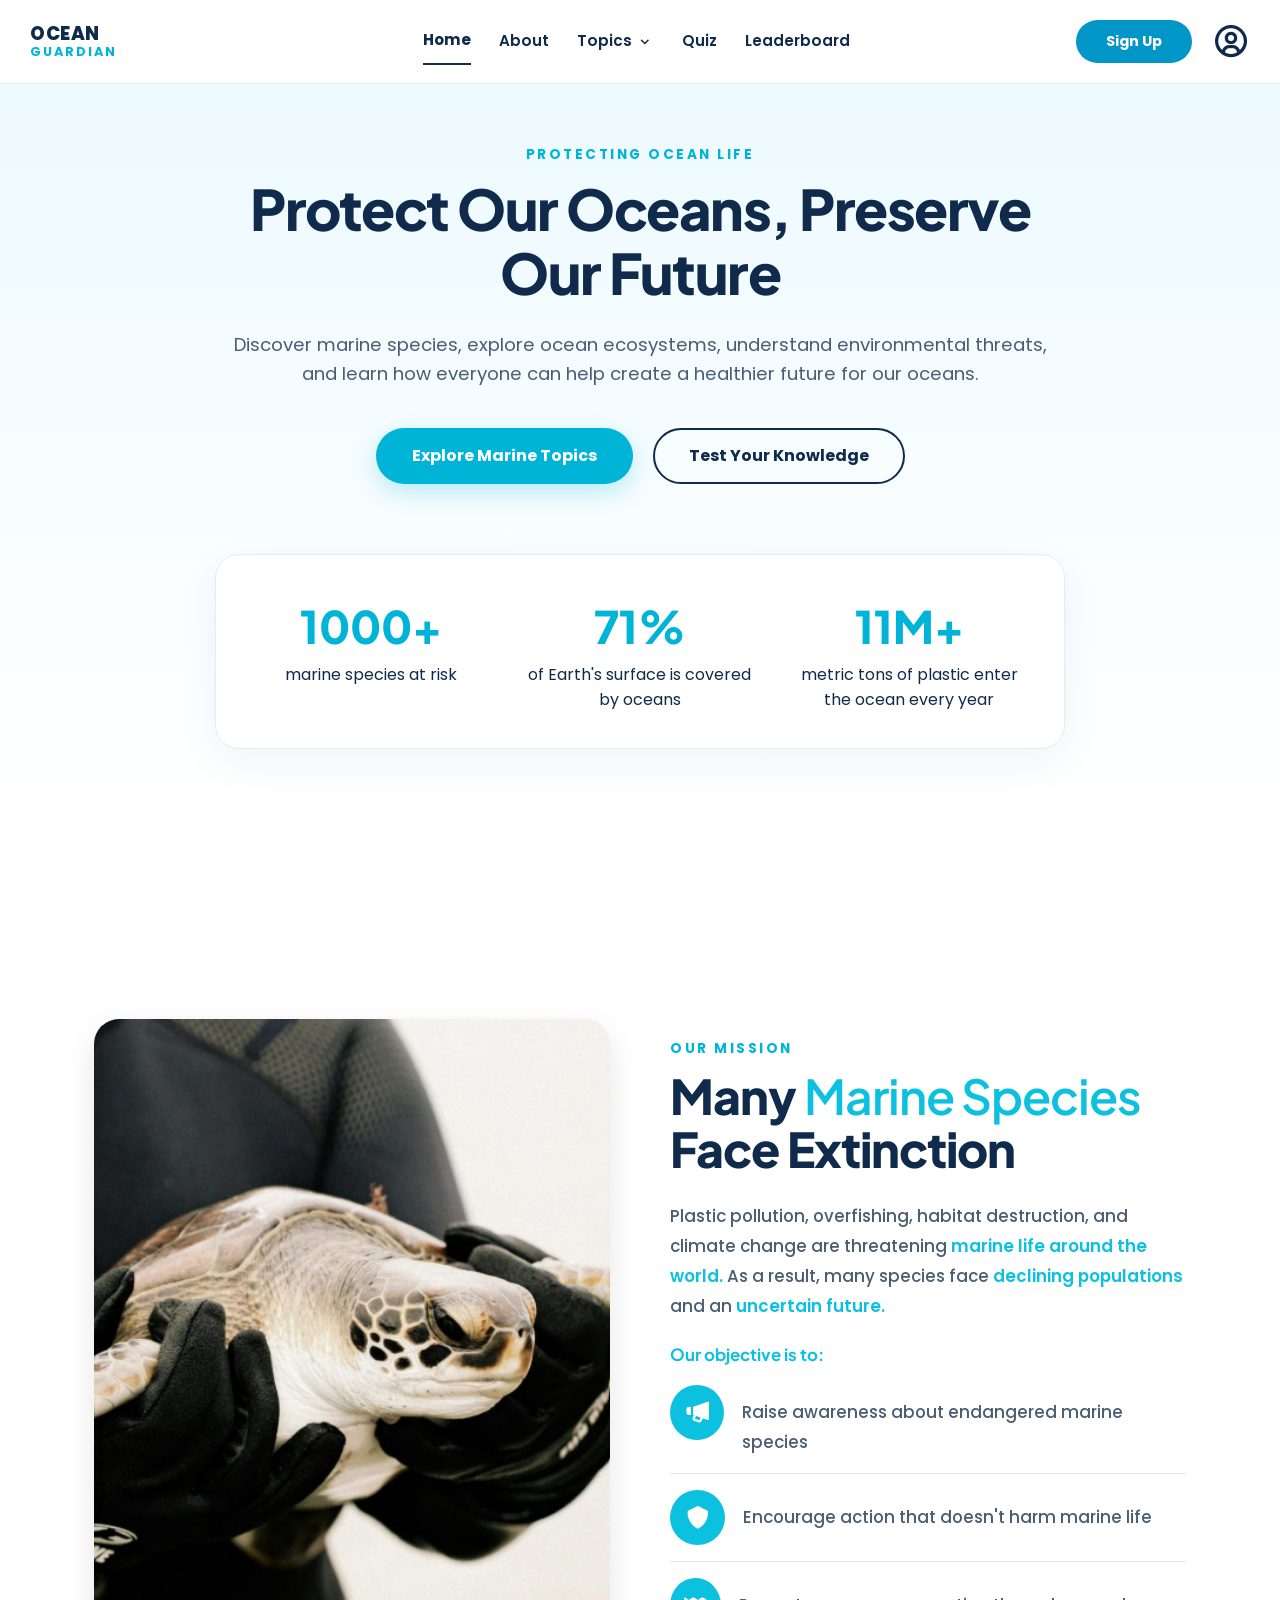
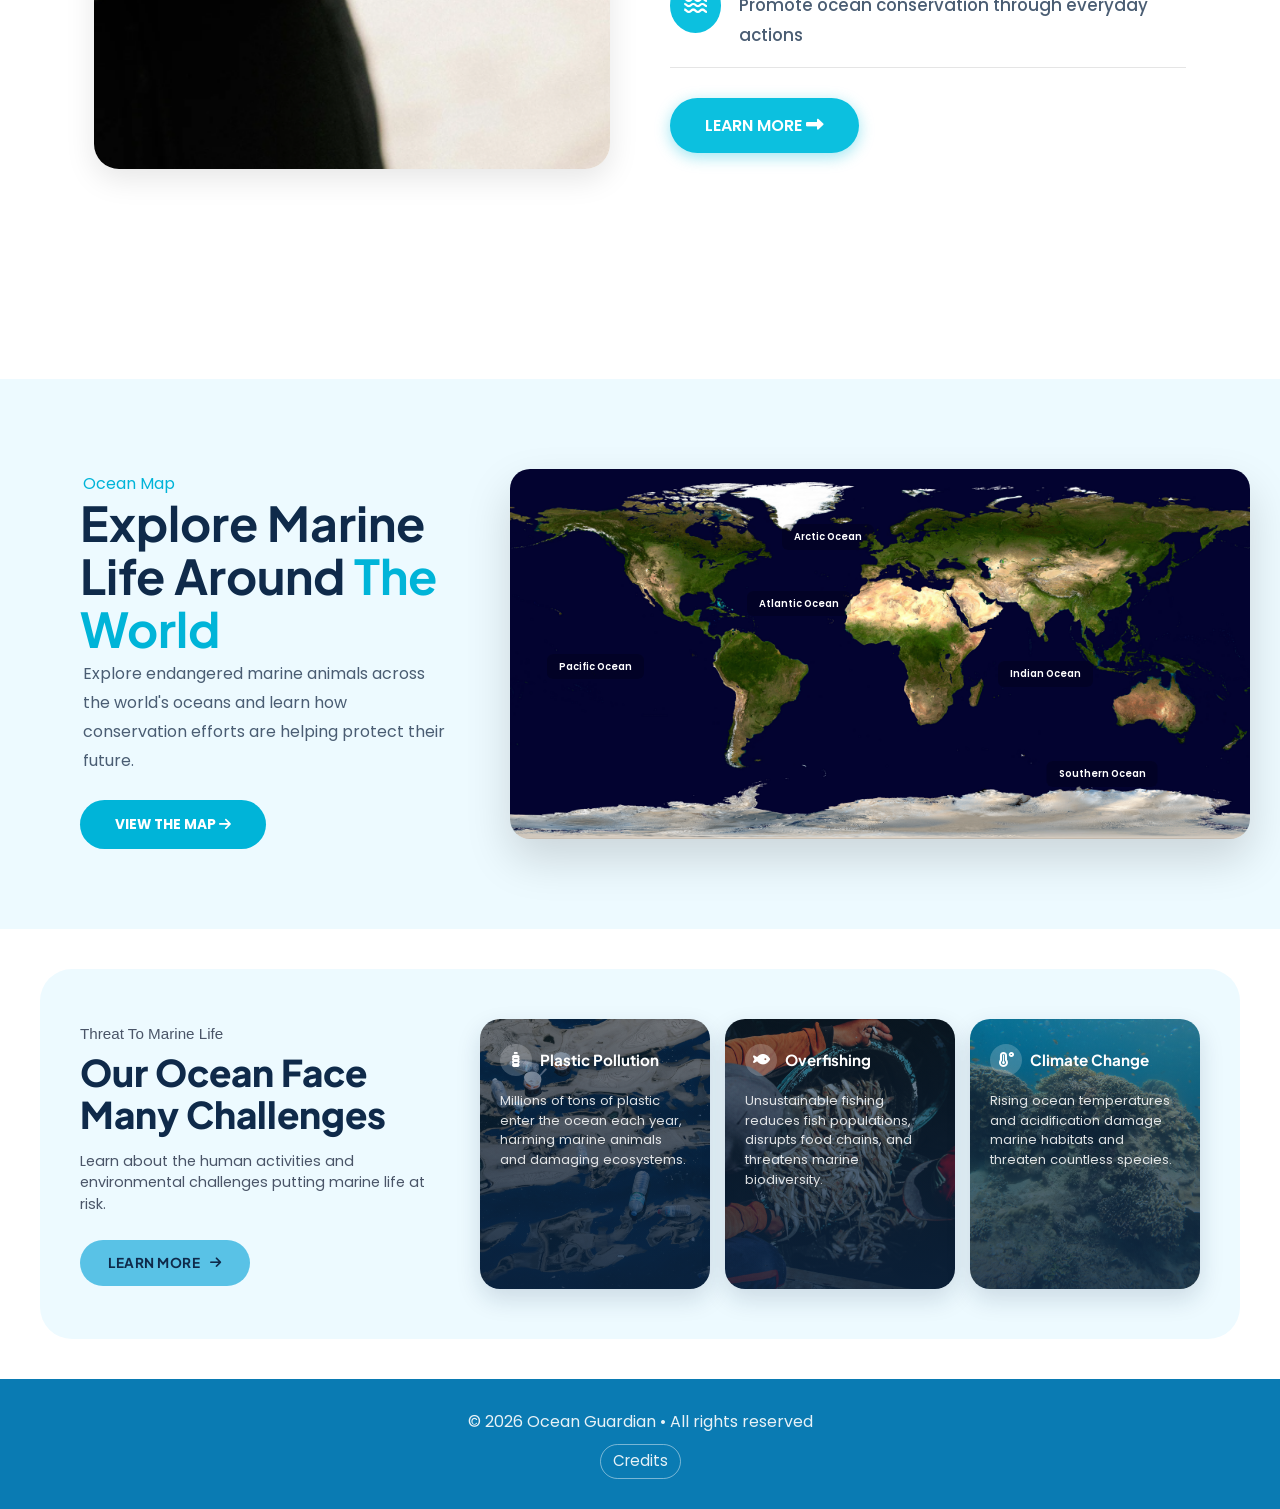
<file: index.html>
<!DOCTYPE html>
<html lang="en">
<head>
    <meta charset="UTF-8">
    <meta name="viewport" content="width=device-width, initial-scale=1.0">
    <title>Ocean Guardian | Home</title>
    <link rel="icon" href="Image/oceanguardianlogo.png" type="Image/oceanguardianlogo.ico">
    <link rel="stylesheet" href="CSS/style.css">
    <!-- AOS -->
    <script src="https://unpkg.com/aos@2.3.4/dist/aos.js"></script>
    <link href="https://unpkg.com/aos@2.3.4/dist/aos.css" rel="stylesheet">
    <!-- FontAwesome -->
    <link rel="stylesheet" href="https://cdnjs.cloudflare.com/ajax/libs/font-awesome/6.5.1/css/all.min.css">
    <!-- Boxicons -->
    <link href='https://unpkg.com/boxicons@2.1.4/css/boxicons.min.css' rel='stylesheet'>
    <!-- Google Font -->
    <link href="https://fonts.googleapis.com/css2?family=Plus+Jakarta+Sans:wght=400;500;600;700;800&display=swap" rel="stylesheet">
    <link rel="preconnect" href="https://fonts.googleapis.com">
    <link rel="preconnect" href="https://fonts.gstatic.com" crossorigin>
    <link href="https://fonts.googleapis.com/css2?family=Poppins:ital,wght@0,100;0,200;0,300;0,400;0,500;0,600;0,700;0,800;0,900;1,100;1,200;1,300;1,400;1,500;1,600;1,700;1,800;1,900&display=swap" rel="stylesheet">
</head>
<body>

    <nav class="main-navbar">
        <div class="nav-container">
            <a href="index.html" class="nav-brand">
                <div class="brand-text-wrapper">
                    <span class="brand-main">OCEAN</span>
                    <span class="brand-sub">GUARDIAN</span>
                </div>
            </a>

            <ul class="nav-menu-links">
                <li><a href="index.html" class="menu-item active">Home</a></li>
                <li><a href="about.html" class="menu-item">About</a></li>

                <li class="nav-dropdown-wrapper">
                    <a href="#topics" class="menu-item dynamic-trigger">
                        Topics <i class='bx bx-chevron-down toggle-arrow'></i>
                    </a>
                    <ul class="dropdown-panel">
                        <li><a href="endangeredmarineanimals.html"><i class='bx bx-grid-alt'></i> Endangered Marine Species</a></li>
                        <li><a href="#ecosystems"><i class='bx bx-water'></i> Marine Ecosystems</a></li>
                        <li><a href="#species"><i class='bx bx-dna'></i> Threats</a></li>
                        <li><a href="#threats"><i class='bx bx-shield-quarter'></i> Conservation & Action</a></li>
                        <li><a href="#threats"><i class='bx bx-book'></i> Conservation Success Stories</a></li>
                    </ul>
                </li>

                <li><a href="quiz.html" class="menu-item">Quiz</a></li>
                <li><a href="#" class="menu-item">Leaderboard</a></li>
            </ul>

            <div class="nav-action-group">
                <a href="#quiz-anchor" class="nav-cta-block">Sign Up</a>
                <button class="nav-search-trigger" aria-label="Search Site">
                    <i class="bx bx-user-circle"></i>
                </button>
            </div>

        </div>
    </nav>

    <header class="ocean-hero" id="home">
        <div class="hero-inner">
            <span class="sub-heading" data-aos="fade-up" data-aos-duration="1000">PROTECTING OCEAN LIFE</span>
            <h1 data-aos="fade-up" data-aos-duration="1000">Protect Our Oceans, Preserve Our Future</h1>
            <p class="hero-intro" data-aos="fade-up" data-aos-duration="1000">Discover marine species, explore ocean ecosystems, understand environmental threats, and learn how everyone can help create a healthier future for our oceans.</p>
            
            <div class="hero-actions">
                <a href="#topics" class="hero-primary-btn">Explore Marine Topics</a>
                <a href="quiz.html" class="hero-secondary-btn">Test Your Knowledge</a>
            </div>

            <div class="stats-bar" data-aos="fade-up">
                <div class="stat-box">
                    <h3>1000+</h3>
                    <p>marine species at risk</p>
                </div>
                <div class="stat-box">
                    <h3>71%</h3>
                    <p>of Earth's surface is covered by oceans</p>
                </div>
                <div class="stat-box">
                    <h3>11M+</h3>
                    <p>metric tons of plastic enter the ocean every year</p>
                </div>
            </div>
        </div>
    </header>

    <section class="our-mission" id="our-mission">
        <div class="our-mission-content site-section">

            <div class="mission-image">
                <img src="Image/homepageourmission.png" alt="Woman holding a sea turtle">
            </div>

            <div class="mission-text">
                <span class="mission-subtitle" data-aos="fade-up" data-aos-duration="1000">Our Mission</span>
                <h2 data-aos="fade-up" data-aos-duration="1000">Many <span class="mission-highlight">Marine Species</span><br> Face Extinction</h2>
                <p data-aos="fade-up" data-aos-duration="1200">Plastic pollution, overfishing, habitat destruction, and climate change are threatening <span class="mission-highlight">marine life around the world.</span> As a result, many species face <span class="mission-highlight">declining populations</span> and an <span class="mission-highlight">uncertain future.</span></p>
                <h3 class="mission-subtitle-two" data-aos="fade-up" data-aos-duration="1200">Our objective is to:</h3>

                <div class="mission-item" data-aos="fade-up" data-aos-duration="1400">
                    <i class="bx bxs-megaphone"></i>
                    <p>Raise awareness about endangered marine species</p>
                </div>

                <div class="mission-item" data-aos="fade-up" data-aos-duration="1600">
                    <i class="bx bxs-shield"></i>
                    <p>Encourage action that doesn't harm marine life</p>
                </div>

                <div class="mission-item" data-aos="fade-up" data-aos-duration="1800">
                    <i class="bx bx-water"></i>
                    <p>Promote ocean conservation through everyday actions</p>
                </div>

                <a href="about.html#about" class="mission-btn" data-aos="fade-up" data-aos-duration="1000">LEARN MORE <i class="fas fa-long-arrow-alt-right"></i></a>
            </div>
        </div>
    </section>

    <section class="site-section bg-light" id="explore-map-section">
        <div class="section-container map-container">
            <canvas id="bubbles-canvas"></canvas>
            <!-- Left Column -->
            <div class="map-content">
                <span class="map-subtitle">Ocean Map</span>

                <h2 class="map-title">
                    Explore Marine Life Around
                    <span>The World</span>
                </h2>

                <p class="map-description">
                    Explore endangered marine animals across the world's oceans and
                    learn how conservation efforts are helping protect their future.
                </p>

                <a href="oceanmap.html" class="map-btn">
                    VIEW THE MAP
                    <i class="fa-solid fa-arrow-right"></i>
                </a>
            </div>

            <!-- Right Column -->
            <div class="map-box">
                <div class="map-wrapper">
                    <img src="Image/ocean_map.png" class="map-bg" alt="Ocean Map" />

                    <!-- Ocean Labels -->
                    <div class="ocean-text" id="lbl-arctic">Arctic Ocean</div>
                    <div class="ocean-text" id="lbl-pacific">Pacific Ocean</div>
                    <div class="ocean-text" id="lbl-atlantic">Atlantic Ocean</div>
                    <div class="ocean-text" id="lbl-indian">Indian Ocean</div>
                    <div class="ocean-text" id="lbl-southern">Southern Ocean</div>
                </div>
            </div>
        </div>
    </section>

    <section class="site-section" id="threats-banner-section" style="padding: 40px 0;">
        <div class="section-container" style="background-color: #edfaff; border-radius: 32px; padding: 50px 40px; display: flex; align-items: center; justify-content: space-between; gap: 40px; flex-wrap: wrap;">
            
            <!-- Side Callout Header -->
            <div style="flex: 1; min-width: 280px;">
                <span style="font-family: ' Poppins', sans-serif; font-size: 0.95rem; color: #4a5568; font-weight: 500; display: block; margin-bottom: 5px;">Threat To Marine Life</span>
                <h2 style="font-family: 'Plus Jakarta Sans', sans-serif; font-size: 2.3rem; font-weight: 800; color: #0f2a4a; line-height: 1.15; margin-bottom: 15px;">
                    Our Ocean Face Many Challenges
                </h2>
                <p style="font-family: 'Poppins', sans-serif; font-size: 0.9rem; color: #4a5568; line-height: 1.5; margin-bottom: 25px;">
                    Learn about the human activities and environmental challenges putting marine life at risk.
                </p>
                <a href="#topics" style="display: inline-flex; align-items: center; background-color: #59c2e6; color: #0f2a4a; font-family: 'Plus Jakarta Sans', sans-serif; font-weight: 700; font-size: 0.85rem; padding: 12px 28px; border-radius: 30px; text-decoration: none; letter-spacing: 0.5px;">
                    LEARN MORE <i class="fa-solid fa-arrow-right" style="margin-left: 10px; font-size: 0.8rem;"></i>
                </a>
            </div>
            
            <!-- Cards Track Grid Area -->
            <div style="flex: 2; min-width: 480px; display: grid; grid-template-columns: repeat(auto-fit, minmax(170px, 1fr)); gap: 15px;">
                
                <!-- Challenge Box 1: Plastic Pollution -->
                <div style="background: linear-gradient(rgba(11, 35, 64, 0.45), rgba(11, 35, 64, 0.85)), url('Image/plasticpollution.jpg') center/cover; padding: 25px 20px; border-radius: 20px; min-height: 270px; display: flex; flex-direction: column; justify-content: flex-start; gap: 15px; box-shadow: 0 10px 25px rgba(15, 42, 74, 0.15);">
                    <div style="display: flex; align-items: center; gap: 8px;">
                        <span style="background: rgba(255, 255, 255, 0.2); width: 32px; height: 32px; border-radius: 50%; display: flex; align-items: center; justify-content: center; color: white; font-size: 0.95rem;"><i class="fa-solid fa-bottle-water"></i></span>
                        <h4 style="font-family: 'Plus Jakarta Sans', sans-serif; color: white; margin: 0; font-size: 0.95rem; font-weight: 700;">Plastic Pollution</h4>
                </div>
                <p style="font-family: 'Poppins', sans-serif; color: rgba(255,255,255,0.85); font-size: 0.82rem; line-height: 1.5; margin: 0;">Millions of tons of plastic enter the ocean each year, harming marine animals and damaging ecosystems.</p>
            </div>

            <!-- Challenge Box 2: Overfishing -->
            <div style="background: linear-gradient(rgba(11, 35, 64, 0.45), rgba(11, 35, 64, 0.85)), url('Image/overfishing.jpg') center/cover; padding: 25px 20px; border-radius: 20px; min-height: 270px; display: flex; flex-direction: column; justify-content: flex-start; gap: 15px; box-shadow: 0 10px 25px rgba(15, 42, 74, 0.15);">
                <div style="display: flex; align-items: center; gap: 8px;">
                    <span style="background: rgba(255, 255, 255, 0.2); width: 32px; height: 32px; border-radius: 50%; display: flex; align-items: center; justify-content: center; color: white; font-size: 0.95rem;"><i class="fa-solid fa-fish"></i></span>
                    <h4 style="font-family: 'Plus Jakarta Sans', sans-serif; color: white; margin: 0; font-size: 0.95rem; font-weight: 700;">Overfishing</h4>
                </div>
                <p style="font-family: 'Poppins', sans-serif; color: rgba(255,255,255,0.85); font-size: 0.82rem; line-height: 1.5; margin: 0;">Unsustainable fishing reduces fish populations, disrupts food chains, and threatens marine biodiversity.</p>
            </div>

            <!-- Challenge Box 3: Climate Change -->
            <div style="background: linear-gradient(rgba(11, 35, 64, 0.45), rgba(11, 35, 64, 0.85)), url('Image/coralreef.jpg') center/cover; padding: 25px 20px; border-radius: 20px; min-height: 270px; display: flex; flex-direction: column; justify-content: flex-start; gap: 15px; box-shadow: 0 10px 25px rgba(15, 42, 74, 0.15);">
                <div style="display: flex; align-items: center; gap: 8px;">
                    <span style="background: rgba(255, 255, 255, 0.2); width: 32px; height: 32px; border-radius: 50%; display: flex; align-items: center; justify-content: center; color: white; font-size: 0.95rem;"><i class="fa-solid fa-temperature-high"></i></span>
                    <h4 style="font-family: 'Plus Jakarta Sans', sans-serif; color: white; margin: 0; font-size: 0.95rem; font-weight: 700;">Climate Change</h4>
                </div>
                <p style="font-family: 'Poppins', sans-serif; color: rgba(255,255,255,0.85); font-size: 0.82rem; line-height: 1.5; margin: 0;">Rising ocean temperatures and acidification damage marine habitats and threaten countless species.</p>
            </div>

            </div>
        </div>
    </section>

    <footer class="footer">
        <p>
            © 2026 Ocean Guardian • All rights reserved<br>
            <a class="footer-credit" href="credits.html">Credits</a>
        </p>
    </footer>

    <script src="Javascript/app.js"></script>
</body>
</html>
</file>
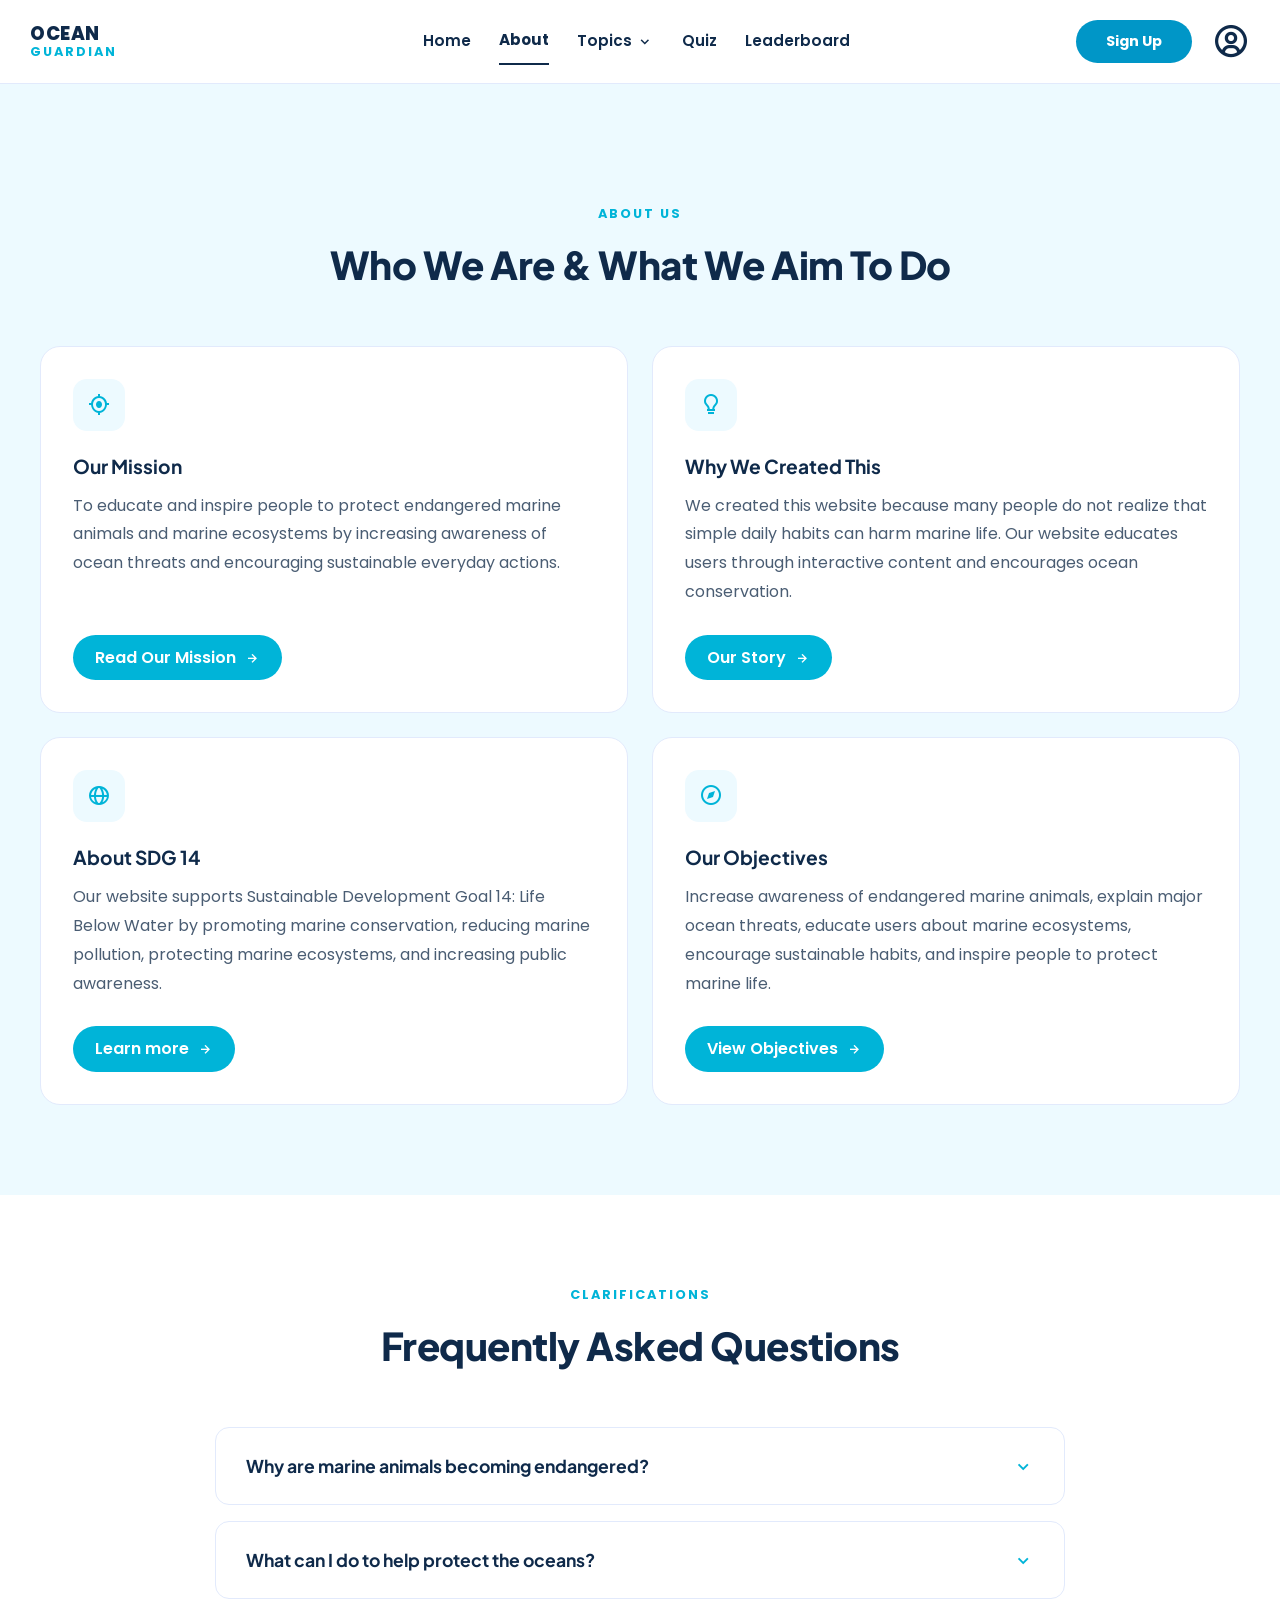
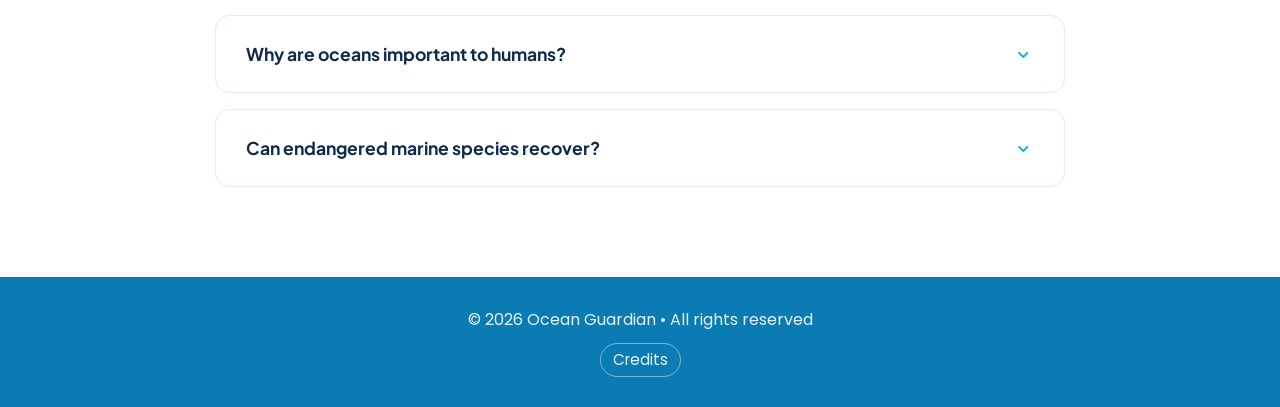
<file: about.html>
<!DOCTYPE html>
<html lang="en">
<head>
    <meta charset="UTF-8">
    <meta name="viewport" content="width=device-width, initial-scale=1.0">
    <title>About | Ocean Guardian</title>
    <link rel="icon" href="Image/oceanguardianlogo.png" type="Image/oceanguardianlogo.ico">
    <link rel="stylesheet" href="CSS/style.css">
    <!-- AOS -->
    <script src="https://unpkg.com/aos@2.3.4/dist/aos.js"></script>
    <link href="https://unpkg.com/aos@2.3.4/dist/aos.css" rel="stylesheet">
    <!-- FontAwesome -->
    <link rel="stylesheet" href="https://cdnjs.cloudflare.com/ajax/libs/font-awesome/6.5.1/css/all.min.css">
    <!-- Boxicons -->
    <link href='https://unpkg.com/boxicons@2.1.4/css/boxicons.min.css' rel='stylesheet'>
    <!-- Google Font -->
    <link href="https://fonts.googleapis.com/css2?family=Plus+Jakarta+Sans:wght=400;500;600;700;800&display=swap" rel="stylesheet">
    <link rel="preconnect" href="https://fonts.googleapis.com">
    <link rel="preconnect" href="https://fonts.gstatic.com" crossorigin>
    <link href="https://fonts.googleapis.com/css2?family=Poppins:ital,wght@0,100;0,200;0,300;0,400;0,500;0,600;0,700;0,800;0,900;1,100;1,200;1,300;1,400;1,500;1,600;1,700;1,800;1,900&display=swap" rel="stylesheet">
</head>
<body>

    <nav class="main-navbar">
        <div class="nav-container">
            <a href="index.html" class="nav-brand">
                <div class="brand-text-wrapper">
                    <span class="brand-main">OCEAN</span>
                    <span class="brand-sub">GUARDIAN</span>
                </div>
            </a>

            <ul class="nav-menu-links">
                <li><a href="index.html" class="menu-item">Home</a></li>
                <li><a href="about.html" class="menu-item active">About</a></li>

                <li class="nav-dropdown-wrapper">
                    <a href="#topics" class="menu-item dynamic-trigger">
                        Topics <i class='bx bx-chevron-down toggle-arrow'></i>
                    </a>
                    <ul class="dropdown-panel">
                        <li><a href="endangeredmarineanimals.html"><i class='bx bx-grid-alt'></i> Endangered Marine Species</a></li>
                        <li><a href="#ecosystems"><i class='bx bx-water'></i> Marine Ecosystems</a></li>
                        <li><a href="#species"><i class='bx bx-dna'></i> Threats</a></li>
                        <li><a href="#threats"><i class='bx bx-shield-quarter'></i> Conservation & Action</a></li>
                        <li><a href="#threats"><i class='bx bx-book'></i> Conservation Success Stories</a></li>
                    </ul>
                </li>

                <li><a href="quiz.html" class="menu-item">Quiz</a></li>
                <li><a href="#faq" class="menu-item">Leaderboard</a></li>
            </ul>

            <div class="nav-action-group">
                <a href="#quiz-anchor" class="nav-cta-block">Sign Up</a>
                <button class="nav-search-trigger" aria-label="Search Site">
                    <i class="bx bx-user-circle"></i>
                </button>
            </div>

        </div>
    </nav>

    <section class="site-section bg-light" style="padding-top:120px;">
        <div class="section-container">
            <div class="section-header" id="about">
                <span class="section-tag">About Us</span>
                <h2>Who We Are & What We Aim To Do</h2>
            </div>

            <div class="about-grid">
                <div class="about-card">
                    <div class="about-icon"><i class='bx bx-target-lock'></i></div>
                    <h3>Our Mission</h3>
                    <p>
                        To educate and inspire people to protect endangered marine animals and marine ecosystems by increasing awareness of ocean threats and encouraging sustainable everyday actions.
                    </p>

                    <a href="aboutpage/ourmission.html" class="about-btn">
                        Read Our Mission <i class='bx bx-right-arrow-alt'></i>
                    </a>
                </div>

                <div class="about-card">
                    <div class="about-icon"><i class='bx bx-bulb'></i></div>
                    <h3>Why We Created This</h3>
                    <p>
                        We created this website because many people do not realize that simple daily habits can harm marine life. Our website educates users through interactive content and encourages ocean conservation.
                    </p>
                    <a href="threats.html" class="about-btn">
                        Our Story <i class='bx bx-right-arrow-alt'></i>
                    </a>
                </div>

                <div class="about-card">
                    <div class="about-icon"><i class='bx bx-globe'></i></div>
                    <h3>About SDG 14</h3>
                    <p>
                        Our website supports Sustainable Development Goal 14: Life Below Water by promoting marine conservation, reducing marine pollution, protecting marine ecosystems, and increasing public awareness.
                    </p>

                    <a href="sdg14.html" class="about-btn">
                        Learn more <i class='bx bx-right-arrow-alt'></i>
                    </a>
                </div>

                <div class="about-card">
                    <div class="about-icon"><i class='bx bx-compass'></i></div>
                    <h3>Our Objectives</h3>
                    <p>
                        Increase awareness of endangered marine animals, explain major ocean threats, educate users about marine ecosystems, encourage sustainable habits, and inspire people to protect marine life.
                    </p>

                    <a href="quiz.html" class="about-btn">
                        View Objectives <i class='bx bx-right-arrow-alt'></i>
                    </a>
                </div>
            </div>
        </div>
    </section>

    <section class="site-section" id="faq">
        <div class="section-container">
            <div class="section-header">
                <span class="section-tag">Clarifications</span>
                <h2>Frequently Asked Questions</h2>
            </div>

            <div class="faq-accordion-container">
                <div class="faq-item">
                    <div class="faq-trigger">
                        <h4>Why are marine animals becoming endangered?</h4>
                        <i class='bx bx-chevron-down'></i>
                    </div>
                    <div class="faq-content">
                        <p>
                            Marine animals are becoming endangered due to threats such as <span class="faq-span">pollution, overfishing, habitat destruction,</span> and <span class="faq-span">climate change.</span> These human activities damage ecosystems and reduce the resources marine species need to survive. Without protection, some species may face <span class="faq-span">extinction.</span>
                        </p>
                    </div>
                </div>

                <div class="faq-item">
                    <div class="faq-trigger">
                        <h4>What can I do to help protect the oceans?</h4>
                        <i class='bx bx-chevron-down'></i>
                    </div>
                    <div class="faq-content">
                        <p>Everyone can make a difference by <span class="faq-span">single-use plastics, recycling properly, conserving water, and participating in beach clean-ups.</span> Supporting <span class="faq-span">conservation organizations</span> and spreading awareness can also help protect marine ecosystems.</p>
                    </div>
                </div>

                <div class="faq-item">
                    <div class="faq-trigger">
                        <h4>Why are oceans important to humans?</h4>
                        <i class='bx bx-chevron-down'></i>
                    </div>
                    <div class="faq-content">
                        <p>
                            Oceans produce <span class="faq-span">half of the world's oxygen</span> and help regulate <span class="faq-span">Earth's climate.</span> They provide <span class="faq-span"> food, jobs,</span> and <span class="faq-span"> resources</span> for billions of people. Healthy oceans are essential for both environmental and human well-being.
                        </p>
                    </div>
                </div>

                <div class="faq-item">
                    <div class="faq-trigger">
                        <h4>Can endangered marine species recover?</h4>
                        <i class='bx bx-chevron-down'></i>
                    </div>
                    <div class="faq-content">
                        <p>
                            Yes. Through <span class="faq-span">habitat protection, reduced pollution,</span> and <span class="faq-span">conservation programs,</span> many endangered marine species have shown signs of recovery. For example, protected areas and stricter fishing regulations have helped some populations increase over time. However, <span class="faq-span">continued conservation</span> efforts and public awareness are essential to ensure their long-term survival.
                        </p>
                    </div>
                </div>
            </div>
        </div>
    </section>

    <footer class="footer">
        <p>
            © 2026 Ocean Guardian • All rights reserved<br>
            <a class="footer-credit" href="credits.html">Credits</a>
        </p>
    </footer>

    <script>
        document.addEventListener('DOMContentLoaded', () => {
            initFAQAccordion();
            initSmoothNavigation();
        });

        /* 1. FAQ Accordion Logic Engine */
        function initFAQAccordion() {
            const faqTriggers = document.querySelectorAll('.faq-trigger');
            
            faqTriggers.forEach(trigger => {
                trigger.addEventListener('click', () => {
                    const activeItem = trigger.parentElement;
                    const contentPanel = activeItem.querySelector('.faq-content');
                    const isAlreadyActive = activeItem.classList.contains('active');
                    
                    document.querySelectorAll('.faq-item').forEach(item => {
                        item.classList.remove('active');
                        item.querySelector('.faq-content').style.maxHeight = null;
                    });
                    
                    if (!isAlreadyActive) {
                        activeItem.classList.add('active');
                        contentPanel.style.maxHeight = contentPanel.scrollHeight + "px";
                    }
                });
            });
        }

        /* 2. Smooth Navigation Alignment */
        function initSmoothNavigation() {
            const links = document.querySelectorAll('.main-navbar a[href^="#"]');
            links.forEach(link => {
                link.addEventListener('click', function(e) {
                    document.querySelectorAll('.menu-item').forEach(el => el.classList.remove('active'));
                    if (this.classList.contains('menu-item')) {
                        this.classList.add('active');
                    }
                });
            });
        }
    </script>
</body>
</html>
</file>
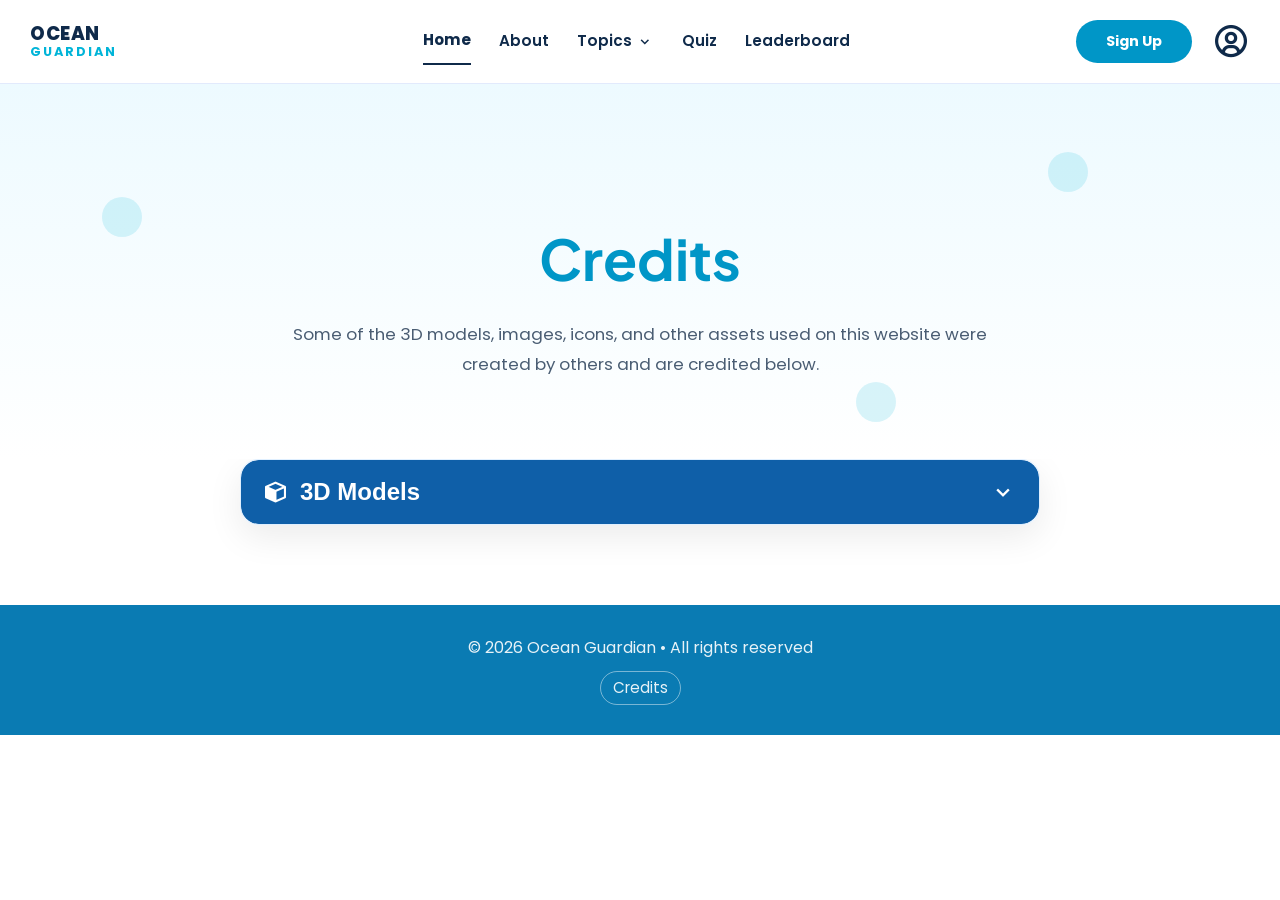
<file: credits.html>
<!DOCTYPE html>
<html lang="en">
<head>
    <meta charset="UTF-8">
    <meta name="viewport" content="width=device-width, initial-scale=1.0">
    <title>Home | Ocean Guardian</title>
    <link rel="icon" href="Image/oceanguardianlogo.png" type="Image/oceanguardianlogo.ico">
    <link rel="stylesheet" href="CSS/credit.css">
    <!-- AOS -->
    <script src="https://unpkg.com/aos@2.3.4/dist/aos.js"></script>
    <link href="https://unpkg.com/aos@2.3.4/dist/aos.css" rel="stylesheet">
    <!-- FontAwesome -->
    <link rel="stylesheet" href="https://cdnjs.cloudflare.com/ajax/libs/font-awesome/6.5.1/css/all.min.css">
    <!-- Boxicons -->
    <link href='https://unpkg.com/boxicons@2.1.4/css/boxicons.min.css' rel='stylesheet'>
    <!-- Google Font -->
    <link href="https://fonts.googleapis.com/css2?family=Plus+Jakarta+Sans:wght=400;500;600;700;800&display=swap" rel="stylesheet">
    <link rel="preconnect" href="https://fonts.googleapis.com">
    <link rel="preconnect" href="https://fonts.gstatic.com" crossorigin>
    <link href="https://fonts.googleapis.com/css2?family=Poppins:ital,wght@0,100;0,200;0,300;0,400;0,500;0,600;0,700;0,800;0,900;1,100;1,200;1,300;1,400;1,500;1,600;1,700;1,800;1,900&display=swap" rel="stylesheet">
</head>
<body>

    <nav class="main-navbar">
        <div class="nav-container">
            <a href="index.html" class="nav-brand">
                <div class="brand-text-wrapper">
                    <span class="brand-main">OCEAN</span>
                    <span class="brand-sub">GUARDIAN</span>
                </div>
            </a>

            <ul class="nav-menu-links">
                <li><a href="index.html" class="menu-item active">Home</a></li>
                <li><a href="about.html" class="menu-item">About</a></li>

                <li class="nav-dropdown-wrapper">
                    <a href="#topics" class="menu-item dynamic-trigger">
                        Topics <i class='bx bx-chevron-down toggle-arrow'></i>
                    </a>
                    <ul class="dropdown-panel">
                        <li><a href="endangeredmarineanimals.html"><i class='bx bx-grid-alt'></i> Endangered Marine Species</a></li>
                        <li><a href="#ecosystems"><i class='bx bx-water'></i> Marine Ecosystems</a></li>
                        <li><a href="#species"><i class='bx bx-dna'></i> Threats</a></li>
                        <li><a href="#threats"><i class='bx bx-shield-quarter'></i> Conservation & Action</a></li>
                        <li><a href="#threats"><i class='bx bx-book'></i> Conservation Success Stories</a></li>
                    </ul>
                </li>

                <li><a href="#quiz" class="menu-item">Quiz</a></li>
                <li><a href="#faq" class="menu-item">Leaderboard</a></li>
            </ul>

            <div class="nav-action-group">
                <a href="#quiz-anchor" class="nav-cta-block">Sign Up</a>
                <button class="nav-search-trigger" aria-label="Search Site">
                    <i class="bx bx-user-circle"></i>
                </button>
            </div>
        </div>
    </nav>

        <section class="credit-hero">
            <div class="bubble bubble1"></div>
            <div class="bubble bubble2"></div>
            <div class="bubble bubble3"></div>

            <h1>Credits</h1>

            <p>
                Some of the 3D models, images, icons, and other assets
                used on this website were created by others and are
                credited below.
            </p>
        </section>

        <section class="credits">

            <div class="credit-item">

                <button class="credit-btn">
                    <div class="credit-left">
                        <i class='bx bxs-cube'></i>
                        <span>3D Models</span>
                    </div>

                    <i class='bx bx-chevron-down arrow'></i>
                </button>

                <div class="credit-content">

                    <div class="asset">
                        <h3>Polar Bear</h3>
                        <p><strong>Creator:</strong> kenchoo</p>
                        <p><strong>Source:</strong> <a href="https://sketchfab.com/3d-models/polar-bear-deeb7f4add9f4c36abaacdb73ce3e553" target="_blank">Sketchfab</a></p>
                        <p><strong>License:</strong> Creative Common Attribution</p>
                    </div>

                    <div class="asset">
                        <h3>Hawksbill Turtle</h3>
                        <p><strong>Creator:</strong> Bindestrek</p>
                        <p><strong>Source:</strong> <a href="https://sketchfab.com/3d-models/hawksbill-turtle-bd6c9327fd52469782f055a182659bd2" target="_blank">Sketchfab</a></p>
                        <p><strong>License:</strong> Creative Commons Attribution</p>
                    </div>

                    <div class="asset">
                        <h3>Dugong</h3>
                        <p><strong>Creator:</strong> Rainbow Yoshi Gun</p>
                        <p><strong>Source:</strong> <a href="https://sketchfab.com/3d-models/dugong-f73cef8506584a44a87bd38a730ea31a" target="_blank">Sketchfab</a></p>
                        <p><strong>License:</strong> Creative Commons Attribution</p>
                    </div>

                    <div class="asset">
                        <h3>Vaquita</h3>
                        <p><strong>Creator:</strong> Major</p>
                        <p><strong>Source:</strong> <a href="https://sketchfab.com/3d-models/vaquita-phocoena-sinus-01c460470303460587b8a5310db2e5ee" target="_blank">Sketchfab</a></p>
                        <p><strong>License:</strong> Creative Commons Attribution</p>
                    </div>

                    <div class="asset">
                        <h3>North Atlantic Right Whale</h3>
                        <p><strong>Creator:</strong> VoltVeigh</p>
                        <p><strong>Source:</strong> <a href="https://sketchfab.com/3d-models/north-atlantic-right-whale-dde97017e85c4c7f9a1893b4ec345a15" target="_blank">Sketchfab</a></p>
                        <p><strong>License:</strong> Creative Commons Attribution</p>
                    </div>

                    <div class="asset">
                        <h3>Whale Shark</h3>
                        <p><strong>Creator:</strong> kenchoo</p>
                        <p><strong>Source:</strong> <a href="https://sketchfab.com/3d-models/whale-shark-game-ready-e32a1b2715384935a7f23d1498463339" target="_blank">Sketchfab</a></p>
                        <p><strong>License:</strong> Creative Commons Attribution</p>
                    </div>

                    <div class="asset">
                        <h3>Great White Shark</h3>
                        <p><strong>Creator:</strong> FinnPizzey</p>
                        <p><strong>Source:</strong> <a href="https://sketchfab.com/3d-models/great-white-shark-bfd5650140f94d598ee425df07cc7810" target="_blank">Sketchfab</a></p>
                        <p><strong>License:</strong> Creative Commons Attribution</p>
                    </div>

                    <div class="asset">
                        <h3>Emperor Penguin</h3>
                        <p><strong>Creator:</strong> 11190gh</p>
                        <p><strong>Source:</strong> <a href="https://sketchfab.com/3d-models/low-poly-emperor-penguin-17da41600fe64bcc9c5c79d4550a7cfa" target="_blank">Sketchfab</a></p>
                        <p><strong>License:</strong> Creative Commons Attribution</p>
                    </div>

                    <div class="asset">
                        <h3>Scalloped Hammerhead Shark</h3>
                        <p><strong>Creator:</strong> sharkingaround</p>
                        <p><strong>Source:</strong> <a href="https://sketchfab.com/3d-models/scalloped-hammerhead-juvenile-low-poly-f5adc17c922b48feae76aaea98552dd4" target="_blank">Sketchfab</a></p>
                        <p><strong>License:</strong> Creative Commons Attribution</p>
                    </div>

                    <div class="asset">
                        <h3>Blue Whale</h3>
                        <p><strong>Creator:</strong> Bohdan Lvov</p>
                        <p><strong>Source:</strong> <a href="https://sketchfab.com/3d-models/blue-whale-textured-d24d19021c724c3a9134eebcb76b0e0f" target="_blank">Sketchfab</a></p>
                        <p><strong>License:</strong> Creative Commons Attribution</p>
                    </div>

                    <div class="asset">
                        <h3>Basking Shark</h3>
                        <p><strong>Creator:</strong> CanYuTsai</p>
                        <p><strong>Source:</strong> <a href="https://sketchfab.com/3d-models/basking-sharkzip-43dd244cae7d422ab125bd066867ee31" target="_blank">Sketchfab</a></p>
                        <p><strong>License:</strong> Creative Commons Attribution</p>
                    </div>

                    <div class="asset">
                        <h3>Sei Whale</h3>
                        <p><strong>Creator:</strong> Bohdan Lvov</p>
                        <p><strong>Source:</strong> <a href="https://sketchfab.com/3d-models/sei-whale-7678f86f91284b5587f7fbde3389b209" target="_blank">Sketchfab</a></p>
                        <p><strong>License:</strong> Creative Commons Attribution</p>
                    </div>

                    <div class="asset">
                        <h3>Sperm Whale</h3>
                        <p><strong>Creator:</strong> Bohdan Lvov</p>
                        <p><strong>Source:</strong> <a href="https://sketchfab.com/3d-models/sperm-whale-7ac6a7cdc74744739092df2a7f44833c" target="_blank">Sketchfab</a></p>
                        <p><strong>License:</strong> Creative Commons Attribution</p>
                    </div>
                </div>
            </div>
        </section>

        <footer class="footer">
            <p>
                © 2026 Ocean Guardian • All rights reserved<br>
                <a class="footer-credit" href="credits.html">Credits</a>
            </p>
        </footer>

    <script src="Javascript/credits.js"></script>
</body>
</html>
</file>
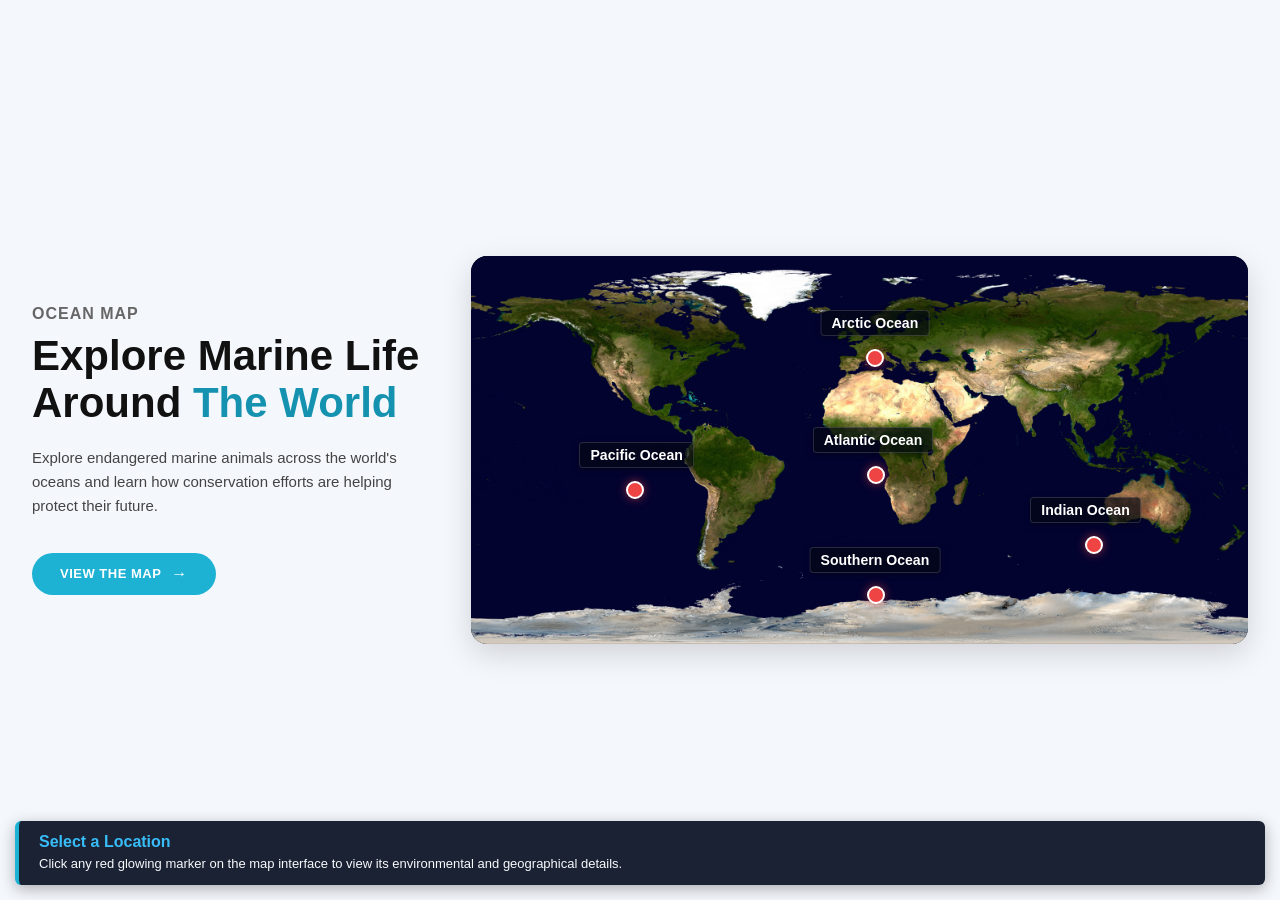
<file: oceanmap.html>
<!doctype html>
<html lang="en">
    <head>
        <meta charset="UTF-8" />
        <meta name="viewport" content="width=device-width, initial-scale=1.0" />
        <title>Explore Marine Life Around The World</title>
        <style>
            body {
                margin: 0;
                padding: 0;
                font-family: "Segoe UI", Arial, sans-serif;
                background-color: #f4f7fc;
                display: flex;
                justify-content: center;
                align-items: center;
                min-height: 100vh;
            }

            .container {
                display: flex;
                flex-direction: row;
                align-items: center;
                justify-content: space-between;
                max-width: 1280px;
                width: 95%;
                gap: 50px;
                padding: 20px;
            }

            /* Left Side Panel Style */
            .content-box {
                flex: 1;
                max-width: 420px;
            }

            .subtitle {
                font-size: 16px;
                color: #666666;
                margin: 0;
                text-transform: uppercase;
                letter-spacing: 1px;
                font-weight: bold;
            }

            .title {
                font-size: 42px;
                line-height: 1.1;
                color: #111111;
                margin: 10px 0 20px 0;
                font-weight: bold;
            }

            .title span {
                color: #1592af;
            }

            .description {
                font-size: 15px;
                line-height: 1.6;
                color: #444444;
                margin-bottom: 35px;
            }

            /* Action Button Layout */
            .btn {
                display: inline-flex;
                align-items: center;
                background-color: #1db1d3;
                color: #ffffff;
                text-decoration: none;
                padding: 12px 28px;
                border-radius: 25px;
                font-weight: bold;
                font-size: 13px;
                letter-spacing: 0.5px;
                transition:
                    background-color 0.2s,
                    transform 0.1s;
                cursor: pointer;
                border: none;
            }

            .btn:hover {
                background-color: #1592af;
            }

            .btn-arrow {
                margin-left: 10px;
                font-size: 16px;
            }

            /* Right Side Map Frame */
            .map-box {
                flex: 2;
                width: 100%;
                position: relative;
            }

            .map-wrapper {
                position: relative;
                width: 100%;
                aspect-ratio: 2 / 1;
                border-radius: 16px;
                overflow: hidden;
                box-shadow: 0 10px 30px rgba(0, 0, 0, 0.15);
                background-color: #030712;
            }

            /* Your Exact Local Image Layer */
            .map-bg {
                width: 100%;
                height: 100%;
                object-fit: cover;
                display: block;
            }

            /* Ocean Text Badges calibrated for your image */
            .ocean-text {
                position: absolute;
                color: #ffffff;
                background-color: rgba(3, 7, 18, 0.65);
                padding: 4px 10px;
                border-radius: 4px;
                font-weight: bold;
                font-size: 1.1vw;
                box-shadow: 0 2px 6px rgba(0, 0, 0, 0.3);
                pointer-events: none;
                user-select: none;
                white-space: nowrap;
                border: 1px solid rgba(255, 255, 255, 0.15);
            }

            /* Position tracking mapped to image geography coordinates */
            #lbl-arctic {
                top: 14%;
                left: 52%;
                transform: translateX(-50%);
            }
            #lbl-pacific {
                top: 48%;
                left: 14%;
            }
            #lbl-atlantic {
                top: 44%;
                left: 44%;
            }
            #lbl-indian {
                top: 62%;
                left: 72%;
            }
            #lbl-southern {
                top: 75%;
                left: 52%;
                transform: translateX(-50%);
            }

            /* Interactive High-Contrast Map Pins */
            .map-pin {
                position: absolute;
                width: 14px;
                height: 14px;
                background-color: #ef4444;
                border: 2px solid #ffffff;
                border-radius: 50%;
                cursor: pointer;
                box-shadow: 0 0 10px rgba(239, 68, 68, 0.6);
                transition:
                    transform 0.2s,
                    background-color 0.2s;
                z-index: 10;
            }

            .map-pin:hover {
                transform: scale(1.4);
                background-color: #f59e0b;
                box-shadow: 0 0 12px #f59e0b;
            }

            /* Precise Pin placements over your graphic layout coordinates */
            #pin-arctic {
                top: 24%;
                left: 52%;
                transform: translateX(-50%);
            }
            #pin-bermuda {
                top: 58%;
                left: 20%;
            }
            #pin-mariana {
                top: 85%;
                left: 51%;
            }
            #pin-barrier {
                top: 72%;
                left: 79%;
            }
            #pin-sundar {
                top: 54%;
                left: 51%;
            }

            /* Description HUD Box overlay frame */
            .info-hud {
                position: absolute;
                bottom: 15px;
                left: 15px;
                right: 15px;
                background-color: rgba(15, 23, 42, 0.95);
                border-left: 4px solid #1db1d3;
                border-radius: 6px;
                padding: 12px 20px;
                z-index: 20;
                box-shadow: 0 4px 15px rgba(0, 0, 0, 0.3);
            }

            .info-hud h3 {
                margin: 0 0 4px 0;
                color: #38bdf8;
                font-size: 16px;
            }

            .info-hud p {
                margin: 0;
                color: #f8fafc;
                font-size: 13px;
                line-height: 1.4;
            }

            /* Responsive Breakpoint Layout tweaks */
            @media (max-width: 900px) {
                .container {
                    flex-direction: column;
                    text-align: center;
                    gap: 35px;
                    padding: 40px 20px;
                }
                .content-box {
                    max-width: 100%;
                }
                .ocean-text {
                    font-size: 2.5vw;
                    padding: 2px 6px;
                }
            }
        </style>
    </head>
    <body>
        <div class="container">
            <!-- Left content column -->
            <div class="content-box">
                <h2 class="subtitle">Ocean Map</h2>
                <h1 class="title">
                    Explore Marine Life Around <span>The World</span>
                </h1>
                <p class="description">
                    Explore endangered marine animals across the world's oceans
                    and learn how conservation efforts are helping protect their
                    future.
                </p>
                <button
                    class="btn"
                    onclick="
                        showInfo(
                            'Global Oceans',
                            'Click any of the glowing red markers positioned across the map layers to explore specific points of environmental importance.',
                        )
                    "
                >
                    VIEW THE MAP <span class="btn-arrow">&rarr;</span>
                </button>
            </div>

            <!-- Right map column -->
            <div class="map-box">
                <div class="map-wrapper">
                    <!-- Your exact world map picture loaded locally -->
                    <img
                        src="Image/ocean_map.png"
                        alt="Your Custom Satellite World Map"
                        class="map-bg"
                    />

                    <!-- Text Overlay Layer Labels -->
                    <div class="ocean-text" id="lbl-arctic">Arctic Ocean</div>
                    <div class="ocean-text" id="lbl-pacific">Pacific Ocean</div>
                    <div class="ocean-text" id="lbl-atlantic">
                        Atlantic Ocean
                    </div>
                    <div class="ocean-text" id="lbl-indian">Indian Ocean</div>
                    <div class="ocean-text" id="lbl-southern">
                        Southern Ocean
                    </div>

                    <!-- Interactive Target Pins -->
                    <div
                        class="map-pin"
                        id="pin-arctic"
                        onclick="
                            showInfo(
                                'Arctic Ocean',
                                'The smallest and shallowest ocean, covered continuously by drifting pack ice in the North Polar region.',
                            )
                        "
                    ></div>
                    <div
                        class="map-pin"
                        id="pin-bermuda"
                        onclick="
                            showInfo(
                                'Bermuda Triangle',
                                'A famous western North Atlantic region where historical shipping route vessels disappeared.',
                            )
                        "
                    ></div>
                    <div
                        class="map-pin"
                        id="pin-mariana"
                        onclick="
                            showInfo(
                                'Mariana Trench',
                                'Located in the Western Pacific, this is verified as the deepest oceanic trench zone on Earth.',
                            )
                        "
                    ></div>
                    <div
                        class="map-pin"
                        id="pin-barrier"
                        onclick="
                            showInfo(
                                'Great Barrier Reef',
                                'The largest coral reef ecosystem complex containing thousands of unique biodiverse marine organisms.',
                            )
                        "
                    ></div>
                    <div
                        class="map-pin"
                        id="pin-sundar"
                        onclick="
                            showInfo(
                                'Sundarbans Marine',
                                'A massive tidal halophytic mangrove habitat key to conserving vulnerable coastal wildlife.',
                            )
                        "
                    ></div>
                </div>
            </div>

            <div class="info-hud" id="hudFrame">
                <h3 id="hudTitle">Select a Location</h3>
                <p id="hudDesc">
                    Click any red glowing marker on the map interface to view
                    its environmental and geographical details.
                </p>
            </div>
        </div>

        <!-- Processing Script Logic without external dependencies -->
        <script>
            function showInfo(title, description) {
                document.getElementById("hudTitle").innerText = title;
                document.getElementById("hudDesc").innerText = description;
            }
        </script>
    </body>
</html>

<!-- IGNORE (for now)-->
</file>
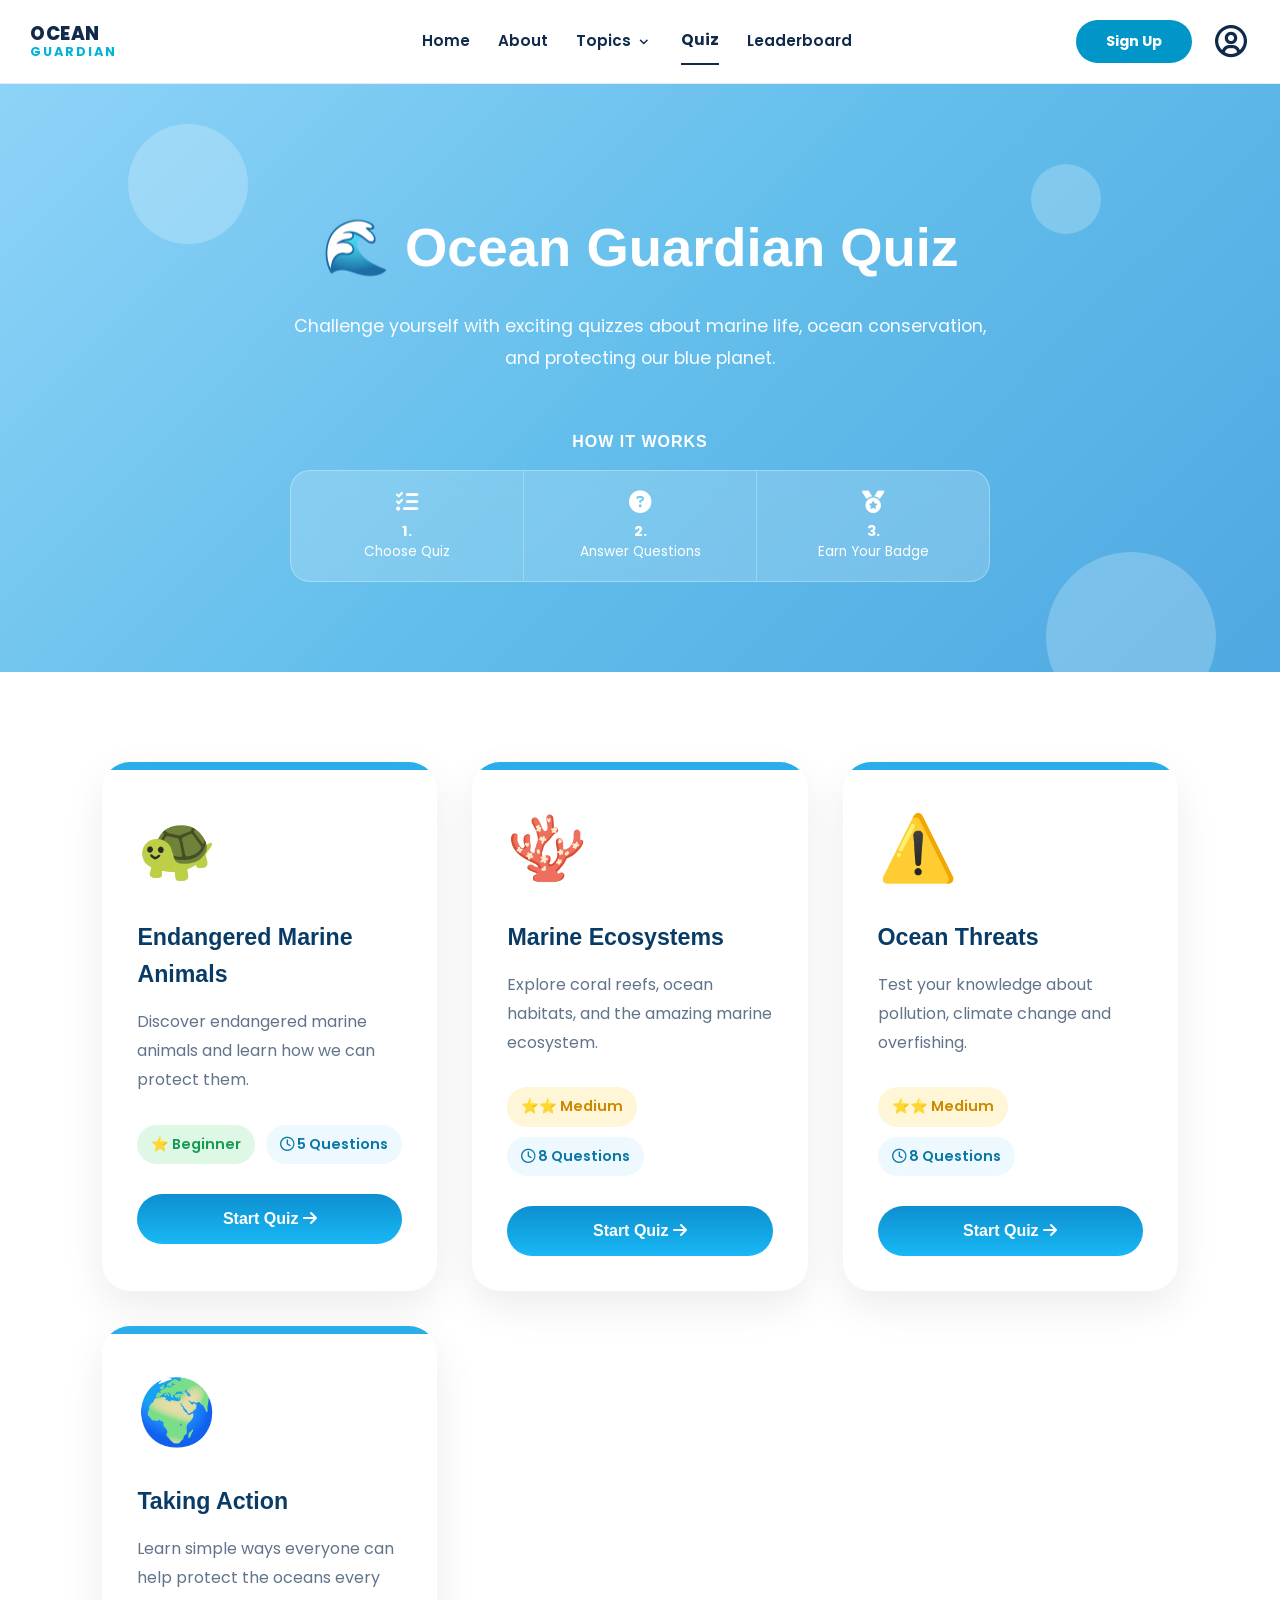
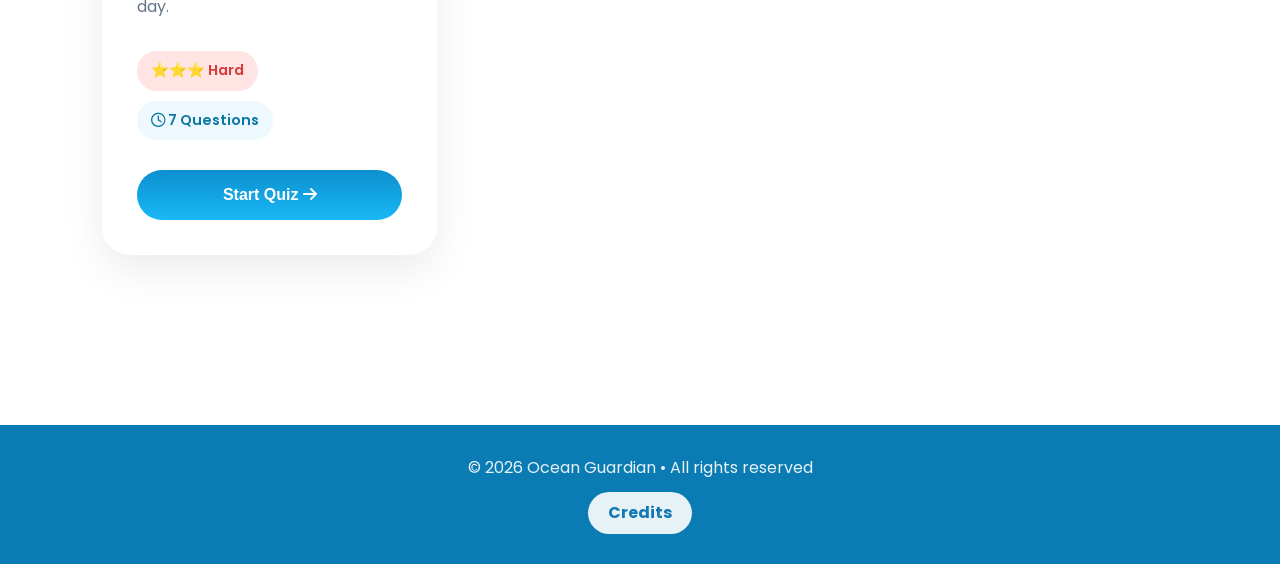
<file: quiz.html>
<!DOCTYPE html>
<html lang="en">
<head>
    <meta charset="UTF-8">
    <meta name="viewport" content="width=device-width, initial-scale=1.0">
    <title>Ocean Guardian | Quiz</title>

    <link rel="icon" href="Image/oceanguardianlogo.png">

    <!-- CSS -->
    <link rel="stylesheet" href="CSS/quiz.css">

    <!-- Font Awesome -->
    <link rel="stylesheet" href="https://cdnjs.cloudflare.com/ajax/libs/font-awesome/6.5.1/css/all.min.css">

    <!-- Boxicons -->
    <link href="https://unpkg.com/boxicons@2.1.4/css/boxicons.min.css" rel="stylesheet">

    <!-- Google Fonts -->
    <link href="https://fonts.googleapis.com/css2?family=Poppins:wght@300;400;500;600;700;800&display=swap" rel="stylesheet">

    <!-- AOS -->
    <link href="https://unpkg.com/aos@2.3.4/dist/aos.css" rel="stylesheet">
</head>

<body>

<!-- ================= NAVBAR ================= -->

<nav class="main-navbar">
        <div class="nav-container">
            <a href="index.html" class="nav-brand">
                <div class="brand-text-wrapper">
                    <span class="brand-main">OCEAN</span>
                    <span class="brand-sub">GUARDIAN</span>
                </div>
            </a>

            <ul class="nav-menu-links">
                <li><a href="index.html" class="menu-item">Home</a></li>
                <li><a href="about.html" class="menu-item">About</a></li>
                <li class="nav-dropdown-wrapper">
                    <a href="#topics" class="menu-item dynamic-trigger">
                        Topics <i class='bx bx-chevron-down toggle-arrow'></i>
                    </a>
                    <ul class="dropdown-panel">
                        <li><a href="endangeredmarineanimals.html"><i class='bx bx-grid-alt'></i> Endangered Marine Species</a></li>
                        <li><a href="#ecosystems"><i class='bx bx-water'></i> Marine Ecosystems</a></li>
                        <li><a href="#species"><i class='bx bx-dna'></i> Threats</a></li>
                        <li><a href="#threats"><i class='bx bx-shield-quarter'></i> Conservation & Action</a></li>
                        <li><a href="#threats"><i class='bx bx-book'></i> Conservation Success Stories</a></li>
                    </ul>
                </li>
                <li><a href="quiz.html" class="menu-item active">Quiz</a></li>
                <li><a href="#faq" class="menu-item">Leaderboard</a></li>
            </ul>

            <div class="nav-action-group">
                <a href="#quiz-anchor" class="nav-cta-block">Sign Up</a>
                <button class="nav-search-trigger" aria-label="Search Site">
                    <i class="bx bx-user-circle"></i>
                </button>
            </div>

        </div>
    </nav>

<!-- Hero -->

<section class="quiz-hero">

    <div class="bubble bubble1"></div>
    <div class="bubble bubble2"></div>
    <div class="bubble bubble3"></div>

    <div class="hero-content" data-aos="fade-up">

        <h1>
            🌊 Ocean Guardian Quiz
        </h1>

        <p>
            Challenge yourself with exciting quizzes about marine life,
            ocean conservation, and protecting our blue planet.
        </p>

        <div class="how-it-works">

            <h3>How It Works</h3>

            <div class="steps">

                <div class="step">
                    <i class="fa-solid fa-list-check"></i>
                    <span><strong>1.</strong> Choose Quiz</span>
                </div>

                <div class="step">
                    <i class="fa-solid fa-circle-question"></i>
                    <span><strong>2.</strong> Answer Questions</span>
                </div>

                <div class="step">
                    <i class="fa-solid fa-medal"></i>
                    <span><strong>3.</strong> Earn Your Badge</span>
                </div>
            </div>
        </div>
    </div>
</section>

<!-- Quiz Cards -->

<section class="quiz-section" id="quiz-cards">
    <div class="quiz-grid">
        <!-- Card 1 -->
        <div class="quiz-card animals" onclick="startQuiz('animal')" data-aos="zoom-in">
            <div class="card-icon">
                🐢
            </div>
            <h2>Endangered Marine Animals</h2>
            <p>
                Discover endangered marine animals and learn how we can protect them.
            </p>
            <div class="card-info">
                <span class="difficulty beginner">
                    ⭐ Beginner
                </span>
                <span>
                    <i class="fa-regular fa-clock"></i>
                    5 Questions
                </span>
            </div>
            <button>
                Start Quiz
                <i class="fa-solid fa-arrow-right"></i>
            </button>
        </div>

        <!-- Card 2 -->
        <div class="quiz-card ecosystem" onclick="startQuiz('ecosystem')" data-aos="zoom-in" data-aos-delay="100">
            <div class="card-icon">
                🪸
            </div>
            <h2>Marine Ecosystems</h2>
            <p>
                Explore coral reefs, ocean habitats, and the amazing marine ecosystem.
            </p>
            <div class="card-info">
                <span class="difficulty medium">
                    ⭐⭐ Medium
                </span>
                <span>
                    <i class="fa-regular fa-clock"></i>
                    8 Questions
                </span>
            </div>
            <button>
                Start Quiz
                <i class="fa-solid fa-arrow-right"></i>
            </button>
        </div>

        <!-- Card 3 -->

        <div class="quiz-card threats" onclick="startQuiz('threats')" data-aos="zoom-in" data-aos-delay="200">

            <div class="card-icon">
                ⚠️
            </div>

            <h2>Ocean Threats</h2>

            <p>
                Test your knowledge about pollution, climate change and overfishing.
            </p>

            <div class="card-info">

                <span class="difficulty medium">
                    ⭐⭐ Medium
                </span>

                <span>
                    <i class="fa-regular fa-clock"></i>
                    8 Questions
                </span>

            </div>

            <button>
                Start Quiz
                <i class="fa-solid fa-arrow-right"></i>
            </button>

        </div>

        <!-- Card 4 -->

        <div class="quiz-card action" onclick="startQuiz('action')" data-aos="zoom-in" data-aos-delay="300">

            <div class="card-icon">
                🌍
            </div>

            <h2>Taking Action</h2>

            <p>
                Learn simple ways everyone can help protect the oceans every day.
            </p>

            <div class="card-info">

                <span class="difficulty hard">
                    ⭐⭐⭐ Hard
                </span>

                <span>
                    <i class="fa-regular fa-clock"></i>
                    7 Questions
                </span>

            </div>

            <button>
                Start Quiz
                <i class="fa-solid fa-arrow-right"></i>
            </button>

        </div>

    </div>

</section>

<!-- Quiz -->

<section id="quizBox" class="quiz-container hidden">

    <div class="quiz-header">

        <div>

            <span id="questionCounter">
                Question 1 / 10
            </span>

            <div class="progress">

                <div id="progressBar"></div>

            </div>

        </div>

    </div>

    <div class="question-box">

        <h2 id="question"></h2>

        <div id="answers"></div>

        <div id="explanation" class="explanation hidden"></div>

        <button id="nextBtn">
            Next Question
            <i class="fa-solid fa-arrow-right"></i>
        </button>

    </div>

</section>

<!-- Footer -->

<footer class="footer">
    <p>
        © 2026 Ocean Guardian • All rights reserved<br>
        <a class="footer-credit" href="credits.html">Credits</a>
    </p>
</footer>

<!-- JS -->

<script src="Javascript/quiz.js"></script>

<!-- AOS -->

<script src="https://unpkg.com/aos@2.3.4/dist/aos.js"></script>

<script>
AOS.init({
    duration:800,
    once:true
});
</script>

</body>
</html>
</file>
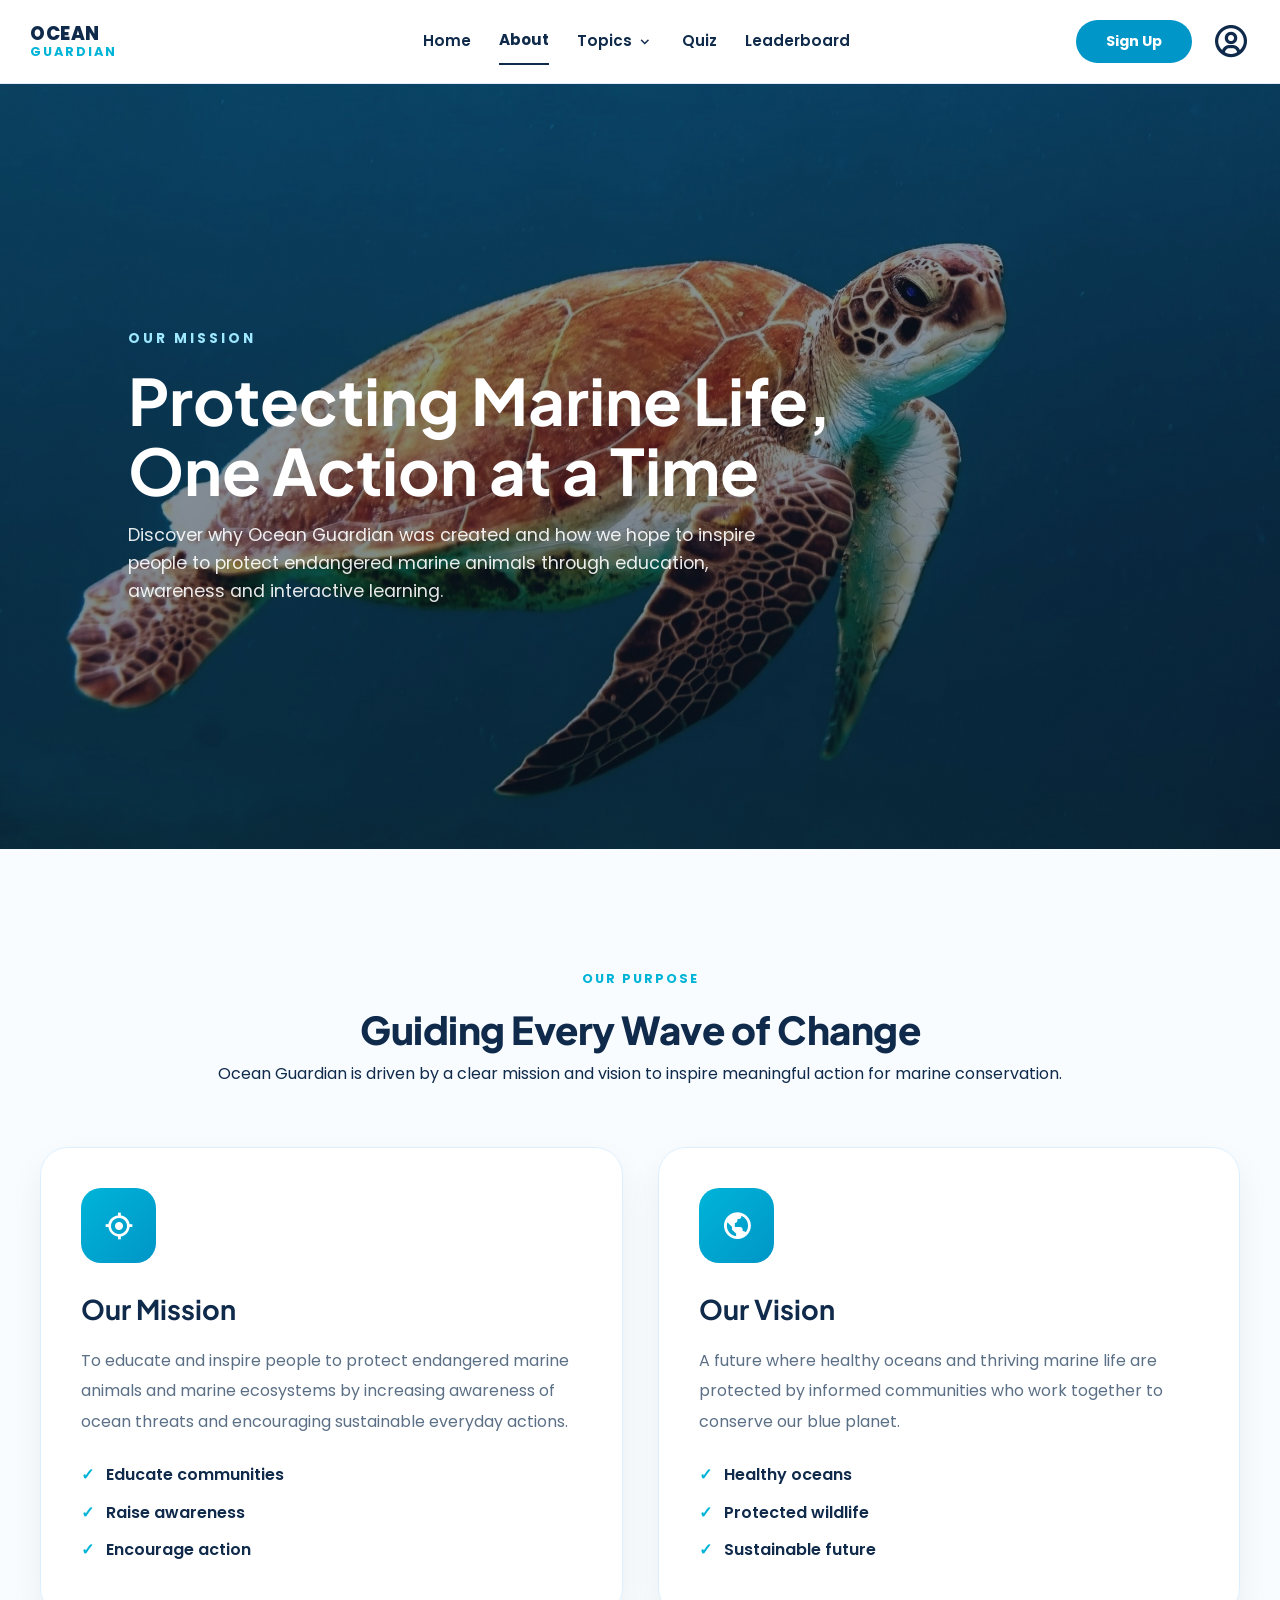
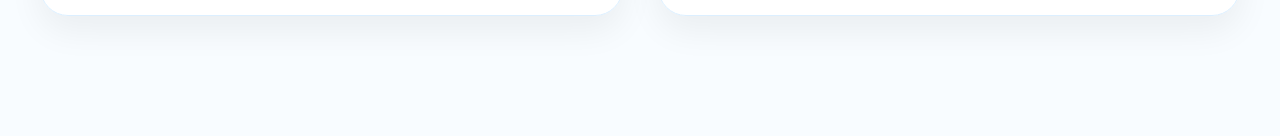
<file: aboutpage/ourmission.html>
<!DOCTYPE html>
<html lang="en">
<head>
    <meta charset="UTF-8">
    <meta name="viewport" content="width=device-width, initial-scale=1.0">
    <title>About | Ocean Guardian</title>
    <link rel="icon" href="Image/oceanguardianlogo.png" type="Image/oceanguardianlogo.ico">
    <link rel="stylesheet" href="../CSS/about.css">
    <!-- AOS -->
    <script src="https://unpkg.com/aos@2.3.4/dist/aos.js"></script>
    <link href="https://unpkg.com/aos@2.3.4/dist/aos.css" rel="stylesheet">
    <!-- FontAwesome -->
    <link rel="stylesheet" href="https://cdnjs.cloudflare.com/ajax/libs/font-awesome/6.5.1/css/all.min.css">
    <!-- Boxicons -->
    <link href='https://unpkg.com/boxicons@2.1.4/css/boxicons.min.css' rel='stylesheet'>
    <!-- Google Font -->
    <link href="https://fonts.googleapis.com/css2?family=Plus+Jakarta+Sans:wght=400;500;600;700;800&display=swap" rel="stylesheet">
    <link rel="preconnect" href="https://fonts.googleapis.com">
    <link rel="preconnect" href="https://fonts.gstatic.com" crossorigin>
    <link href="https://fonts.googleapis.com/css2?family=Poppins:ital,wght@0,100;0,200;0,300;0,400;0,500;0,600;0,700;0,800;0,900;1,100;1,200;1,300;1,400;1,500;1,600;1,700;1,800;1,900&display=swap" rel="stylesheet">
</head>
<body>

    <nav class="main-navbar">
        <div class="nav-container">
            <a href="index.html" class="nav-brand">
                <div class="brand-text-wrapper">
                    <span class="brand-main">OCEAN</span>
                    <span class="brand-sub">GUARDIAN</span>
                </div>
            </a>

            <ul class="nav-menu-links">
                <li><a href="../index.html" class="menu-item">Home</a></li>
                <li><a href="../about.html" class="menu-item active">About</a></li>

                <li class="nav-dropdown-wrapper">
                    <a href="#topics" class="menu-item dynamic-trigger">
                        Topics <i class='bx bx-chevron-down toggle-arrow'></i>
                    </a>
                    <ul class="dropdown-panel">
                        <li><a href="../endangeredmarineanimals.html"><i class='bx bx-grid-alt'></i> Endangered Marine Species</a></li>
                        <li><a href="#ecosystems"><i class='bx bx-water'></i> Marine Ecosystems</a></li>
                        <li><a href="#species"><i class='bx bx-dna'></i> Threats</a></li>
                        <li><a href="#threats"><i class='bx bx-shield-quarter'></i> Conservation & Action</a></li>
                        <li><a href="#threats"><i class='bx bx-book'></i> Conservation Success Stories</a></li>
                    </ul>
                </li>

                <li><a href="quiz.html" class="menu-item">Quiz</a></li>
                <li><a href="#faq" class="menu-item">Leaderboard</a></li>
            </ul>

            <div class="nav-action-group">
                <a href="#quiz-anchor" class="nav-cta-block">Sign Up</a>
                <button class="nav-search-trigger" aria-label="Search Site">
                    <i class="bx bx-user-circle"></i>
                </button>
            </div>
        </div>
    </nav>

    <section class="mission-hero">

        <img src="../Image/ourmissionpageimage.jpg" alt="Ocean">

        <div class="hero-overlay">
            <span class="hero-tag">
                OUR MISSION
            </span>

            <h1>
                Protecting Marine Life,<br>
                One Action at a Time
            </h1>

            <p>
                Discover why Ocean Guardian was created and how we hope to inspire
                people to protect endangered marine animals through education,
                awareness and interactive learning.
            </p>
        </div>
    </section>

    <section class="purpose-section">

        <div class="section-header">

            <span class="section-tag">
                OUR PURPOSE
            </span>

            <h2>
                Guiding Every Wave of Change
            </h2>

            <p>
                Ocean Guardian is driven by a clear mission and vision to inspire
                meaningful action for marine conservation.
            </p>
        </div>


        <div class="purpose-grid">

            <div class="purpose-card">

                <div class="purpose-icon">
                    <i class='bx bx-target-lock'></i>
                </div>

                <h3>Our Mission</h3>

                <p>
                    To educate and inspire people to protect endangered marine
                    animals and marine ecosystems by increasing awareness of ocean
                    threats and encouraging sustainable everyday actions.
                </p>

                <ul>
                    <li>Educate communities</li>
                    <li>Raise awareness</li>
                    <li>Encourage action</li>
                </ul>
            </div>

            <div class="purpose-card">

                <div class="purpose-icon">
                    <i class='bx bx-world'></i>
                </div>

                <h3>Our Vision</h3>

                <p>
                    A future where healthy oceans and thriving marine life are
                    protected by informed communities who work together to conserve
                    our blue planet.
                </p>

                <ul>
                    <li>Healthy oceans</li>
                    <li>Protected wildlife</li>
                    <li>Sustainable future</li>
                </ul>
            </div>
        </div>
    </section>

    <script src="../Javascript/app.js"></script>
</body>
</html>
</file>
<file: CSS/style.css>
/* Note: This CSS file is for homepage, endangered marine life, & about page. */

/* General */

* {
    margin: 0;
    padding: 0;
    box-sizing: border-box;
}

html {
    scroll-behavior: smooth;
}

:root {
    --cyan-primary: #00b4d8;       
    --cyan-dark: #0096c7;          
    --cyan-soft-bg: #edfaff;       
    --ocean-navy: #0f2a4a;         
    --text-slate: #4a5d73;         
    --border-color: #e2eafc;       
    --pure-white: #ffffff;
    --system-green: #10b981;
    --system-red: #ef476f;
    --heading-font: 'Plus Jakarta Sans', sans-serif;
    --font-base: 'Poppins', sans-serif;
}

h1, h2, h3, h4, h5, h6 {
    font-family: var(--heading-font);
}

body {
    background-color: var(--pure-white);
    color: var(--ocean-navy);
    font-family: var(--font-base);
    line-height: 1.6;
    overflow-x: hidden;
}


/* NAVBAR */

.main-navbar {
    width: 100%;
    background-color: var(--pure-white);
    border-bottom: 1px solid var(--border-color);
    position: sticky;
    top: 0;
    z-index: 1000;
    padding: 16px 0;
}

.nav-container {
    max-width: 1300px;
    margin: 0 auto;
    padding: 0 30px;
    display: flex;
    justify-content: space-between;
    align-items: center;
}

.nav-brand {
    display: flex;
    align-items: center;
    gap: 14px;
    text-decoration: none;
    color: var(--ocean-navy);
}

.brand-logo {
    width: 50px;
    height: 50px;
    object-fit: contain;
    display: block;
}

.brand-text-wrapper {
    display: flex;
    flex-direction: column;
    line-height: 1.1;
}

.brand-main {
    font-size: 1.15rem;
    font-weight: 800;
    letter-spacing: 0.5px;
}

.brand-sub {
    font-size: 0.8rem;
    font-weight: 700;
    letter-spacing: 2px;
    color: var(--cyan-primary);
}

.nav-menu-links {
    display: flex;
    align-items: center;
    list-style: none;
    gap: 28px;
    margin-left: 80px;
}

.menu-item {
    position: relative;
    text-decoration: none;
    color: var(--ocean-navy);
    font-weight: 600;
    font-size: 0.95rem;
    padding: 10px 0;
    display: flex;
    align-items: center;
    gap: 4px;
    transition: color 0.2s ease;
}

.menu-item:hover {
    color: var(--cyan-primary);
}

.menu-item.active {
    font-weight: 700;
    border-bottom: 2px solid var(--ocean-navy);
}

/* NAVBAR DROPDOWN */
.nav-dropdown-wrapper {
    position: relative;
}

.toggle-arrow {
    font-size: 1.1rem;
    transition: transform 0.25s ease;
}

.dropdown-panel {
    position: absolute;
    top: 100%;
    left: 50%;
    transform: translateX(-50%) translateY(15px);
    background-color: var(--pure-white);
    border: 1px solid var(--border-color);
    box-shadow: 0 15px 35px rgba(15, 42, 74, 0.1);
    border-radius: 8px;
    list-style: none;
    min-width: 250px;
    padding: 15px 0;
    opacity: 0;
    visibility: hidden;
    transition: opacity 0.2s ease, transform 0.2s ease, visibility 0.2s;
    z-index: 1100;
}

.dropdown-panel li a {
    display: flex;
    align-items: center;
    gap: 10px;
    padding: 10px 20px;
    text-decoration: none;
    color: var(--ocean-navy);
    font-weight: 600;
    font-size: 0.9rem;
    transition: all 0.2s ease;
}

.dropdown-panel li a i {
    font-size: 1.2rem;
    color: var(--cyan-primary);
}

.dropdown-panel li a:hover {
    background-color: var(--cyan-soft-bg);
    color: var(--cyan-dark);
}

.nav-dropdown-wrapper:hover .dropdown-panel {
    opacity: 1;
    visibility: visible;
    transform: translateX(-50%) translateY(2px);
}

.nav-dropdown-wrapper:hover .toggle-arrow {
    transform: rotate(180deg);
    color: var(--cyan-primary);
}

/* Reveal State on Desktop Hover */
@media (min-width: 901px) {
    .nav-dropdown-wrapper:hover .dropdown-panel {
        opacity: 1;
        visibility: visible;
        transform: translateX(-50%) translateY(2px);
    }
}

/* Navbar Action Group */

.nav-action-group {
    display: flex;
    align-items: center;
    gap: 20px;
}

.nav-cta-block {
    display: inline-block;
    background-color: var(--cyan-dark);
    color: var(--pure-white);
    text-decoration: none;
    padding: 10px 30px;
    border-radius: 25px;
    font-weight: 700;
    font-size: 0.9rem;
    transition: background-color 0.2s ease;
}

.nav-cta-block:hover {
    background-color: var(--ocean-navy);
}

.nav-search-trigger {
    background: none;
    border: none;
    font-size: 2.4rem;
    color: var(--ocean-navy);
    cursor: pointer;
    margin-top: 6px;
    transition: color 0.2s ease, transform 0.2s ease;
}

/* Mobile Navbar (Hamburger) */

.hamburger{
    display: none;
    width: 42px;
    height: 42px;
    background: none;
    border: none;
    cursor: pointer;
    flex-direction: column;
    justify-content: center;
    gap: 5px;
    z-index: 1002;
}

.hamburger span{
    width: 26px;
    height: 3px;
    background: #16345B;
    border-radius: 10px;
    transition: .3s;
}

.hamburger.active span:nth-child(1){
    transform: translateY(8px) rotate(45deg);
}

.hamburger.active span:nth-child(2){
    opacity: 0;
}

.hamburger.active span:nth-child(3){
    transform: translateY(-8px) rotate(-45deg);
}

/* animation */

.hamburger.active span:nth-child(1){
    transform: translateY(8px) rotate(45deg);
}

.hamburger.active span:nth-child(2){
    opacity:0;
}

.hamburger.active span:nth-child(3){
    transform: translateY(-8px) rotate(-45deg);
}

.nav-search-trigger:hover {
    color: var(--cyan-dark);
    transform: scale(1.05);
}

/* Mobile Resposiveness - mobile navbar */

@media (max-width:900px){

    .hamburger{
        display: flex !important;
        flex-direction: column;
        justify-content: center;
        gap: 5px;
    }

    .hamburger span {
        display: block;
        width: 26px;
        height: 3px;
        background: #16345B;
        border-radius: 10px;
    }

    .nav-container{
        position: relative;
    }

    .nav-menu-links,
    .nav-action-group{
        display: none;
    }

    .nav-menu-links.show,
    .nav-action-group.show{
        display: flex;
    }

    .nav-menu-links{
        position: absolute;
        top: 100%;
        left: 0;
        width: 100%;
        background: white;
        flex-direction: column;
        align-items: flex-start;
        padding: 10px 30px 25px 30px;
        box-shadow: 0 10px 25px rgba(0,0,0,.08);
        gap: 0;
        z-index: 1000;
        margin-left: 0;
    }

    .nav-menu-links li{
        width: 100%;
    }

    .menu-item{
        display: block;
        width: 100%;
        padding: 15px 0;
    }
    
    .menu-item.active {
        border-bottom: none;
    }

    .menu-item.active::after {
        display: none;
    }

    .nav-menu-links {
        position: absolute;
        top: 100%;
        left: 0;
        width: 100%;
        background: white;
        flex-direction: column;
        align-items: flex-start;
        padding: 10px 30px 25px 30px; /* Added slight base padding for the button */
        box-shadow: 0 10px 25px rgba(0,0,0,.08);
        gap: 0;
        z-index: 1000;
        margin-left: 0;
        display: none;
    }

    /* Dropdown */
    .dropdown-panel {
        position: relative;
        top: 0;
        left: 0;
        transform: none !important;
        display: none;
        opacity: 1;
        visibility: visible;
        box-shadow: none;
        border: none;
        padding-left: 20px;
        margin: 5px 0 0 0;
        width: 100%;
        min-width: unset;
    }

    .dropdown-panel li a {
        display: flex;
        padding: 12px 10px;
        color: var(--ocean-navy);
        text-decoration: none;
    }

    .nav-dropdown-wrapper.open .dropdown-panel{
        display: block;
    }

    .nav-dropdown-wrapper{
        width:100%;
    }
    
    .nav-dropdown-wrapper:hover .dropdown-panel {
        display: none;
    }

    .nav-dropdown-wrapper.open:hover .dropdown-panel {
        display: block;
    }

    .mobile-only-cta {
        display: block !important;
        margin-top: 15px;
        width: 100%;
    }

    .mobile-only-cta .nav-cta-block {
        display: block;
        text-align: center;
        width: 100%;
        padding: 12px 0;
        border-radius: 25px;
    }

    /* Filter */
    .ocean-filter {
        position: static !important;
        width: 100% !important;
        max-width: 500px;
        margin: 30px auto 40px !important; 
        padding: 20px !important;
        border-radius: 20px !important;
    }

    .filter-btn {
        padding: 10px 18px !important;
        font-size: 0.9rem !important;
    }
}

@media (min-width: 901px) {
    .mobile-only-cta {
        display: none !important;
    }
}

/* SITE STRUCTURAL FRAMEWORK */
.site-section {
    padding: 90px 30px;
}

.site-section.bg-light {
    background-color: var(--cyan-soft-bg);
}

.scroll-spacer {
    scroll-margin-top: 90px;
}

.section-container {
    max-width: 1200px;
    margin: 0 auto;
}

.section-header {
    margin-bottom: 50px;
    text-align: center;
}

.section-tag {
    font-size: 0.8rem;
    font-weight: 700;
    color: var(--cyan-primary);
    text-transform: uppercase;
    letter-spacing: 2px;
    display: block;
    margin-bottom: 10px;
}

.section-header h2 {
    font-size: 2.4rem;
    font-weight: 800;
    letter-spacing: -0.5px;
}

/* HERO SECTION */

.ocean-hero {
    background: linear-gradient(180deg, var(--cyan-soft-bg) 0%, var(--pure-white) 100%);
    padding: 60px 30px;
    text-align: center;
    scroll-margin: 90px;
}

.hero-inner {
    max-width: 850px;
    margin: 0 auto;
}

.sub-heading {
    font-size: 0.85rem;
    font-weight: 700;
    color: var(--cyan-primary);
    text-transform: uppercase;
    letter-spacing: 2.5px;
    display: block;
    margin-bottom: 10px;
}

.ocean-hero h1 {
    font-size: 3.5rem;
    font-weight: 800;
    line-height: 1.15;
    margin-bottom: 25px;
    letter-spacing: -1.5px;
}

.hero-intro {
    font-size: 1.15rem;
    color: var(--text-slate);
    margin-bottom: 40px;
}

.hero-actions {
    display: flex;
    justify-content: center;
    gap: 20px;
    margin-bottom: 70px;
    flex-wrap: wrap;
}

.hero-primary-btn {
    display: inline-block;
    background-color: var(--cyan-primary);
    color: var(--pure-white);
    text-decoration: none;
    padding: 15px 36px;
    border-radius: 50px;
    font-weight: 700;
    box-shadow: 0 8px 24px rgba(0, 180, 216, 0.25);
    transition: transform 0.2s ease;
}

.hero-secondary-btn {
    display: inline-block;
    border: 2px solid var(--ocean-navy);
    color: var(--ocean-navy);
    text-decoration: none;
    padding: 13px 34px;
    border-radius: 50px;
    font-weight: 700;
    transition: background-color 0.2s ease, color 0.2s ease;
}

.hero-secondary-btn:hover {
    background-color: var(--ocean-navy);
    color: var(--pure-white);
}

.stats-bar {
    display: grid;
    grid-template-columns: repeat(3, 1fr);
    gap: 30px;
    background: var(--pure-white);
    padding: 35px;
    border-radius: 24px;
    box-shadow: 0 15px 45px rgba(15, 42, 74, 0.05);
    border: 1px solid var(--border-color);
}

.stat-box h3 {
    font-size: 2.8rem;
    font-weight: 800;
    color: var(--cyan-primary);
}

/* HOMEPAGE: OUR MISSION SECTION */

.our-mission {
    padding: 120px 5%;
    overflow: visible;
    background: white;
    border-radius: 20px;
}

.our-mission-content {
    display: flex;
    align-items: center;
    gap: 60px;
    max-width: 1200px;
    margin: auto;
}

.mission-image {
    flex: 1;
}

.mission-image img {
    width: 100%;
    height: 750px;
    object-fit: cover;
    border-radius: 25px;
    display: block;
    box-shadow: 0 10px 30px rgba(0, 0, 0, 0.1);
}

.mission-text {
    flex: 1;
}

.mission-subtitle {
    font-size: 0.85rem;
    font-weight: 700;
    letter-spacing: 2px;
    color: var(--cyan-primary);
    text-transform: uppercase;
    letter-spacing: 2.5px;
}

.mission-subtitle-two {
    font-size: 1.05rem;
    font-weight: 700;
    color: var(--cyan-primary);
    margin-top: 20px;
}

.mission-text h2 {
    font-size: 3rem;
    font-weight: 800;
    letter-spacing: -1px;
    line-height: 1.1;
    margin: 10px 0 25px;
}

.mission-highlight {
    color: #0cc0df;
    font-weight: 600;
}

.mission-text p {
    font-size: 1.05rem;
    font-weight: 500;
    line-height: 1.8;
    color: var(--text-slate);
}

.mission-text h3 {
    color: #0cc0df;
    margin-bottom: 0px;
}

.mission-item {
    display: flex;
    align-items: flex-start;
    gap: 18px;
    padding: 16px 0;
    border-bottom: 1px solid #e5e5e5;
}

.mission-item p {
    margin-top: 12px;
    font-weight: 500;
}

.mission-item i {
    width: 55px;
    height: 55px;
    display: flex;
    justify-content: center;
    align-items: center;
    background: #0cc0df;
    color: #ffffff;
    border-radius: 50%;
    font-size: 1.7rem;
}

.mission-btn {
    display: inline-block;
    margin-top: 30px;
    background: #0cc0df;
    color: #ffffff;
    text-decoration: none;
    padding: 15px 35px;
    border-radius: 50px;
    font-weight: 600;
    transition: transform 0.1s ease, background-color 0.1s ease;
    box-shadow: 0 4px 15px rgba(12, 192, 223, 0.4);
}

.mission-btn i {
    font-size: 1.1rem;
    transition: transform 0.3s ease;
}

.mission-btn:hover {
    background-color: #0aa8c4;
    transform: translateY(-5px) !important;
}

.mission-btn:hover i {
    transform: translateX(5px);
}

/* ABOUT PAGE: ABOUT GRID */
.about-grid {
    display: grid;
    grid-template-columns: repeat(2, 1fr);
    gap: 24px;
    align-items: stretch;
}

.about-card{
    background: #fff;
    border: 1px solid var(--border-color);
    border-radius: 20px;
    padding: 32px;
    min-height: 320px;
    transition: transform 0.3s ease, border 0.3s ease;
    display:flex;
    flex-direction:column;
}

.about-card h3 {
    font-size: 1.2rem;
    margin-bottom: 10px;
}

.about-card p{
    flex:1;
    color:var(--text-slate);
    line-height:1.8;
}

.about-icon{
    width: 52px;
    height: 52px;
    display: flex;
    justify-content: center;
    align-items: center;
    border-radius: 14px;
    background: #edfaff;
    color: var(--cyan-primary);
    font-size: 1.5rem;
    margin-bottom: 20px;
}

.about-card:hover {
    transform: scale(1.03);
    border: 1px solid var(--cyan-primary);
}

.about-btn {
    display: inline-flex;
    align-items: center;
    gap: 8px;
    margin-top: 28px;
    align-self: flex-start;
    padding: 10px 22px;
    background: var(--cyan-primary);
    color: white;
    text-decoration: none;
    border-radius: 50px;
    font-weight: 600;
    transition: .3s ease;
}

.about-btn:hover{
    background:var(--cyan-dark);
    transform:translateY(-3px);
}

.about-btn i{
    transition:.3s ease;
}

.about-btn:hover i{
    transform:translateX(5px);
}

/* --- DYNAMIC QUIZ SYSTEM --- */ /* Delete */
.quiz-panel-wrapper {
    max-width: 750px;
    margin: 0 auto;
    background: var(--pure-white);
    border: 1px solid var(--border-color);
    padding: 40px;
    border-radius: 24px;
    box-shadow: 0 15px 45px rgba(15, 42, 74, 0.04);
}

.quiz-progress {
    display: flex;
    justify-content: space-between;
    align-items: center;
    margin-bottom: 30px;
    font-weight: 700;
    font-size: 0.9rem;
}

.progress-bar-track {
    width: 150px;
    height: 8px;
    background-color: var(--border-color);
    border-radius: 10px;
    overflow: hidden;
}

.progress-bar-fill {
    height: 100%;
    background-color: var(--cyan-primary);
    transition: width 0.4s ease;
}

.quiz-options-grid {
    display: flex;
    flex-direction: column;
    gap: 14px;
    margin: 25px 0;
}

.quiz-option-card {
    display: flex;
    align-items: center;
    gap: 15px;
    border: 2px solid var(--border-color);
    padding: 16px 20px;
    border-radius: 12px;
    cursor: pointer;
    font-weight: 600;
    transition: all 0.2s ease;
}

.option-custom-check {
    width: 20px;
    height: 20px;
    border: 2px solid var(--border-color);
    border-radius: 50%;
    position: relative;
    transition: all 0.2s ease;
}

/* Quiz Visual Selection States */ /* Delete */
.quiz-option-card.selected {
    border-color: var(--cyan-primary);
    background-color: var(--cyan-soft-bg);
}
.quiz-option-card.selected .option-custom-check {
    border-color: var(--cyan-primary);
    background: var(--cyan-primary);
}

.quiz-option-card.reveal-correct {
    border-color: var(--system-green);
    background-color: #f0fdf4;
}
.quiz-option-card.reveal-correct .option-custom-check {
    border-color: var(--system-green);
    background: var(--system-green);
}

.quiz-option-card.reveal-wrong {
    border-color: var(--system-red);
    background-color: #fff5f5;
}
.quiz-option-card.reveal-wrong .option-custom-check {
    border-color: var(--system-red);
    background: var(--system-red);
}

.quiz-feedback-panel {
    padding: 20px;
    border-radius: 12px;
    margin-top: 15px;
    font-size: 0.95rem;
    display: flex;
    gap: 12px;
}
.quiz-feedback-panel.correct-style { background-color: #f0fdf4; border-left: 4px solid var(--system-green); }
.quiz-feedback-panel.wrong-style { background-color: #fff5f5; border-left: 4px solid var(--system-red); }

.quiz-footer-controls {
    display: flex;
    justify-content: flex-end;
    margin-top: 20px;
}

.quiz-control-btn {
    background-color: var(--ocean-navy);
    color: var(--pure-white);
    border: none;
    padding: 14px 30px;
    border-radius: 8px;
    font-weight: 700;
    cursor: pointer;
}
.quiz-control-btn:disabled {
    opacity: 0.3;
    cursor: not-allowed;
}

/* ABOUT PAGE: FAQ ACCORDION */

.faq-accordion-container { 
    max-width: 850px; 
    margin: 0 auto; 
    display: flex; 
    flex-direction: column; 
    gap: 16px; 
}

.faq-item { 
    background: var(--pure-white); 
    border: 1px solid var(--border-color); 
    border-radius: 14px; 
    overflow: hidden; 
}

.faq-trigger { 
    padding: 24px 30px; 
    display: flex; 
    justify-content: space-between; 
    align-items: center; 
    cursor: pointer; 
}

.faq-trigger h4 { 
    font-size: 1.1rem; 
    font-weight: 700; 
}

.faq-trigger i { 
    font-size: 1.4rem; 
    color: var(--cyan-primary); 
    transition: transform 0.3s ease; 
}

.faq-content { 
    max-height: 0; 
    overflow: hidden; 
    transition: max-height 0.3s ease; 
    color: var(--text-slate); 
}

.faq-content p {
    padding: 0 30px 24px 30px;
}

.faq-span {
    color: var(--cyan-primary);
    font-weight: 600;
}

.faq-btn {
    display: inline-block;
    margin: 0 0 24px 30px;
    background: #0cc0df;
    color: #ffffff;
    text-decoration: none;
    padding: 10px 18px;
    border-radius: 50px;
    font-weight: 600;
    font-size: 0.85rem;
    transition: transform 0.2s ease, background-color 0.2s ease;
    box-shadow: 0 4px 15px rgba(15, 42, 74, 0.1);
}

.faq-btn i {
    font-size: 0.85rem;
    margin-left: 5px;
    transition: transform 0.2s ease;
}

.faq-btn:hover {
    background-color: var(--cyan-primary);
    transform: translateY(-5px);
}

.faq-btn:hover i {
    transform: translateX(5px);
}

/* ABOUT PAGE: FAQ State Modifiers */
.faq-item.active .faq-trigger i { 
    transform: rotate(180deg); 
}

/* ENDANGERED MARINE LIFE PAGE */

/* ENDANGERED MARINE LIFE PAGE: HEADER */
.marine-life {
    background: #fff;
    position: relative;
    overflow: visible;
}

.marine-header {
    margin-bottom: -15px;
    text-align: center;
    padding: 60px 20px 10px;
}

.marine-subtitle {
    letter-spacing: 3px;
    font-weight: 700;
    color: #555;
}

.marine-header h2 {
    font-size: 4rem;
    line-height: 1;
    margin: 10px 0;
}

.marine-divider {
    font-size: 2rem;
    color: #00b4d8;
    margin: 15px 0;
}

.marine-description {
    max-width: 700px;
    margin: auto;
    color: #666;
}

/* WAVE DIVIDER */

.wave-divider {
    width: 100%;
    line-height: 0;
    margin-bottom: -2px;
    position: relative;
    z-index: 5;
}

.wave-divider svg {
    display: block;
    width: 100%;
    height: auto;
    transform: scale(1.01);
}

/* OCEAN DEPTH */
.ocean-content {
    background: linear-gradient(to bottom,
    
    /* Sunlight Zone */
    #7ed6ff 0%,
    #4fc3f7 15%,
    #29b6f6 25%,

    /* Twilight Zone */
    #1976d2 40%,
    #1565c0 55%,
    #0d47a1 70%,

    /* Midnight Zone */
    #001f54 85%,
    #000f2d 95%,
    #000814 100%
    );
    min-height: 5000px;
    position: relative;
    padding: 100px 100px;
}

.depth-indicator{
    position: absolute;
    left: 50px;
    top: 0;
    height: 5000px;
    width: 200px;
}

.depth-line{
    position: absolute;
    left: 90px;
    top: 0;
    width: 4px;
    height: 5000px;
    background: linear-gradient(
        to bottom,
        rgba(255,255,255,0.9),
        rgba(255,255,255,0.2)
    );
    border-radius: 10px;
}

.depth-marker{
    position: absolute;
    display: flex;
    flex-direction: column;
    align-items: flex-end;
    width: 80px;
    text-align: right;
}

.depth-number{
    font-size: 1rem;
    font-weight: 700;
    color: white;
}

.depth-zone{
    font-size: 0.9rem;
    color: rgba(255,255,255,0.8);
}

/* ZONE POSITIONS */

.top{
    top: 0;
}

.middle{
    top: 1000px;
}

.bottom{
    top: 3000px;
}

/* 3D Model */

.model-box{
    width: 400px;
    text-align: center;
    display: flex;
    flex-direction: column;
}

.model-box h3 {
    color: white;
    margin-top: 20px;
    font-size: 1.4rem;
}

model-viewer {
    width: 100%;
    height: 350px;
    background: transparent;
    transition: .4s;
}

model-viewer:hover {
    transform: scale(1.05);
}

/* Animal info */

.animal-info{
    width: 420px;
    background:rgba(22, 45, 68, .88);
    border: 1px solid rgba(255, 255, 255, .15);
    box-shadow: 0 20px 50px rgba(0, 0, 0, .25);
    backdrop-filter: blur(10px);
    border-radius: 35px;
    padding: 30px;
    color:white;
    opacity: 0;
    transform: translateX(60px);
    transition: .4s;
}

.animal-row{
    display: flex;
    align-items: center;
    justify-content: center;
    gap: 80px;
    margin-bottom: 250px;
}

.animal-row:hover .animal-info {
    opacity: 1;
    transform: translateX(0);
}

.animal-info h2 {
    font-size: 2rem;
}

.scientific {
    color:#9fc4dd;
    font-style: italic;
    font-size: 0.95rem;
    letter-spacing: 0.5px;
    margin-bottom: 15px;
}

/* CONSERVATION STATUS */

.status{
    display: inline-block;
    align-items: center;
    gap: 8px;
    background: linear-gradient(135deg, #ff5f6d, #ff2d55);
    padding: 10px 22px;
    border-radius: 999px;
    font-weight: 700;
    box-shadow: 0 8px 20px rgba(255, 77, 77, .3);
    transition: transform 0.2s ease;
}

.endangered-status{
    display: inline-block;
    align-items: center;
    gap: 8px;
    background: linear-gradient(135deg, #ffb347, #ff8c42);
    padding: 10px 22px;
    border-radius: 999px;
    font-weight: 700;
    box-shadow: 0 8px 20px rgba(255, 140, 66, 0.3);
    transition: transform 0.2s ease;
}

.vulnerable-status{
    display: inline-block;
    align-items: center;
    gap: 8px;
    background: linear-gradient(135deg, #4a90e2, #8e44ad);
    padding: 10px 22px;
    border-radius: 999px;
    font-weight: 700;
    box-shadow: 0 8px 20px rgba(255, 140, 66, 0.3);
    transition: transform 0.2s ease;
}

.near-threatened-status {
    display: inline-block;
    align-items: center;
    gap: 8px;
    background: linear-gradient(135deg, #FFE082, #FBC02D);
    padding: 10px 22px;
    border-radius: 999px;
    font-weight: 700;
    box-shadow: 0 8px 20px rgba(255, 140, 66, 0.3);
    transition: transform 0.2s ease;
}

.status:hover {
    transform: scale(1.05);
}

.endangered-status:hover {
    transform: scale(1.05);
}

.vulnerable-status:hover {
    transform: scale(1.05);
}

.near-threatened-status:hover {
    transform: scale(1.05);
}

/* INFO-ICONS */

.info-icons{
    display: flex;
    justify-content: space-between;
    margin-top: 20px;
    margin-bottom: 20px;
}

.info-icons span {
    font-weight: 700;
}

.info-icons div{
    display: flex;
    flex-direction: column;
    gap: 5px;
}

.info-icons div:first-child {
    border-right: 1px solid rgba(255,255,255,0.4);
    margin-right: 20px;
}

.info-icons div:last-child {
    padding-left: 20px;
}

.animal-section {
    margin-top: 20px;
}

.animal-section h4 {
    border-left: 3px solid #00d4ff;
    padding-left: 15px;
    margin-bottom: 10px;
}

.animal-section ul {
    padding-left: 18px;
}

/* FILTER */

.ocean-filter{
    position: sticky;
    top: 90px;
    z-index: 1000;
    width: fit-content;
    margin: 0 auto 100px;
    display: flex;
    flex-wrap: wrap;
    justify-content: center;
    gap: 12px;
    padding: 14px 20px;
    background: rgba(22,45,68,.85);
    backdrop-filter: blur(10px);
    border-radius: 999px;
    border:1px solid  rgba(255,255,255,.15);
}

.filter-btn{
    background: transparent;
    border: 1px solid rgba(255,255,255,.2);
    color: white;
    padding: 12px 22px;
    border-radius: 999px;
    font-weight: 600;
    cursor: pointer;
    transition: .3s;
}

.filter-btn:hover,
.filter-btn.active{
    background: white;
    color: #0096c7;
}

.hidden{
    display:none !important;
}

.animal-row.reverse{
    flex-direction: row-reverse;
}

/* ZONE TEXT */

.zone-text{
    width: 100%;
    text-align: center;
    margin: 80px auto 50px;
    font-size: 2.5rem;
    font-weight: 800;
    letter-spacing: 3px;
    text-transform: uppercase;
    color: #ffffff;
    position: relative;
}

/* Deep facts */

.deep-facts{
    color: #fff;
    text-align: center;
    padding: 80px 10% 100px;
    margin-top: -110px;
}

.deep-facts p{
    font-size: 22px;
    font-weight: 400;
    line-height: 1.5;
    margin: 20px auto 8px;
    max-width: 900px;
}

.deep-facts strong{
    color: #6fd9ff;
}

/* Animal Fun Facts */

.animal-fact{
    margin-top: 18px;
    padding: 12px 16px;
    background: rgba(111, 217, 255, 0.08);
    border-radius: 10px;
    font-size: 0.95rem;
    line-height: 1.6;
    color: #dbefff;
}

.animal-fact span{
    color: #6fd9ff;
    font-weight: 600;
}

/* Endangered Marine Animals mobile resposiveness */
@media(max-width:900px){

    .animal-row {
        flex-direction: column !important;
        gap: 30px;
        margin-bottom: 100px;
    }

    .animal-row.reverse {
        flex-direction: column !important;
    }

    .model-box {
        width: 100%;
        max-width: 400px;
        margin: 0 auto;
    }

    .animal-info {
        opacity: 1 !important;
        transform: none !important;
        width: 100%;
        max-width: 500px;
        margin: 0 auto;
    }

    .info-icons {
        flex-direction: column;
        gap: 15px;
    }

    .info-icons div:first-child {
        border-right: none;
        border-bottom: 1px solid rgba(255,255,255,0.2);
        padding-bottom: 15px;
        margin-right: 0;
    }

    .info-icons div:last-child {
        padding-left: 0;
    }

    .marine-header h2 {
        font-size: 2.7rem;
    }

    .ocean-content {
        padding: 60px 20px;
    }

}

/* OCEAN MAP */

.ocean-map-section{
    padding:120px 5%;
}

#explore-map-section{
    position: relative;
    overflow: hidden;
}

.map-container{
    max-width:1300px;
    margin:auto;
    display:flex;
    align-items:center;
    justify-content:space-between;
    gap:60px;
}

.map-content,
.map-box{
    position: relative;
    z-index: 1;
}

.map-content{
    flex:1;
    max-width:430px;
    margin-left: 50px;
}

.map-subtitle{
    color:var(--cyan-primary);
    font-size:1rem;
    margin-bottom:10px;
    margin-left: 3px;
}

.map-title{
    font-size:3rem;
    line-height:1.1;
    margin-bottom:5px;
}

.map-title span{
    color:var(--cyan-primary);
}

.map-description{
    color:var(--text-slate);
    line-height:1.8;
    margin-bottom:35px;
    margin-left: 3px;
}

.map-btn{
    background:var(--cyan-primary);
    color:white;
    border:none;
    border-radius:40px;
    padding:15px 35px;
    cursor:pointer;
    font-weight:700;
    font-size:0.85rem;
    transition: .3s ease;
    text-decoration: none;
}

.map-btn:hover{
    background:var(--cyan-dark);
    transform: translateY(5px);
}

.map-box{
    flex:2;
}

.map-wrapper{
    position:relative;
    border-radius:20px;
    overflow:hidden;
    box-shadow:0 20px 45px rgba(0,0,0,.15);
}

.map-bg{
    width:100%;
    display:block;
}

.ocean-text{
    position:absolute;
    color:white;
    background:rgba(0,0,0,.20);
    padding:5px 12px;
    border-radius:6px;
    font-size:.60rem;
    font-weight:600;
}

#lbl-arctic{top:15%;left:43%;transform:translateX(-50%);}
#lbl-pacific{top:50%;left:5%;}
#lbl-atlantic{top:33%;left:32%;}
#lbl-indian{top:52%;left:66%;}
#lbl-southern{top:79%;left:80%;transform:translateX(-50%);}

.map-pin{
    position:absolute;
    width:14px;
    height:14px;
    border-radius:50%;
    background:#ef4444;
    border:2px solid white;
    cursor:pointer;
    box-shadow:0 0 12px rgba(239,68,68,.7);
    transition:.3s;
}

.map-pin:hover{
    transform:scale(1.4);
    background:#f59e0b;
}

#pin-arctic{top:9%;left:53%;transform:translateX(-50%);}
#pin-bermuda{top:47%;left:14%;}
#pin-mariana{top:67%;left:51%;}
#pin-barrier{top:57%;left:72%;}
#pin-sundar{top:30%;left:37%;}

@media(max-width:950px){

    .map-container{
        flex-direction:column;
    }

    .map-content{
        text-align:center;
        max-width:100%;
    }

    .map-title{
        font-size:2.7rem;
    }
}

/* Background Canvas */

#background-canvas {
    position: absolute;
    top: 0;
    left: 0;
    width: 100%;
    height: 100%;
    z-index: -1;
}

#bubbles-canvas{
    position: absolute;
    inset: 0;
    width: 100%;
    height: 100%;
    pointer-events: none;
    z-index: 0;
}

/* Footer */

.footer{
    margin-top: 0px;
    background: #0a7bb3;
    color: white;
    text-align: center;
    padding: 30px;
}

.footer p{
    opacity: 0.9;
}

.footer-credit {
    display: inline-block;
    margin-top: 10px;
    padding: 4px 12px;
    border: 1px solid rgba(255,255,255,0.5);
    border-radius: 20px;
    color: white;
    text-decoration: none;
    font-size: 0.95rem;
    transition: 0.3s;
}

.footer-credit:hover {
    background: rgba(255,255,255,0.15);
}

/* Webkit Scrollbar */

::-webkit-scrollbar{
    width:10px;
}

::-webkit-scrollbar-track{
    background:#eef8ff;
}

::-webkit-scrollbar-thumb{
    background:#35b9ec;
    border-radius:20px;
}

::-webkit-scrollbar-thumb:hover{
    background:#0d8fd0;
}

/* Endangered Marine Life - CTA button */

.deep-cta{
    display: flex;
    justify-content: center;
    gap: 20px;
    flex-wrap: wrap;
}

.deep-btn{
    display: inline-flex;
    align-items: center;
    gap: 10px;
    padding: 15px 32px;
    border-radius: 50px;
    text-decoration: none;
    font-weight: 700;
    transition: .3s ease;
}

.primary-btn{
    background: var(--cyan-primary);
    color: white;
    box-shadow: 0 10px 25px rgba(0,180,216,.25);
}

.primary-btn:hover{
    background: var(--cyan-dark);
    transform: translateY(-4px);
}

.secondary-btn{
    border: 2px solid rgba(255,255,255,.6);
    color: white;
    background: transparent;
}

.secondary-btn:hover{
    background: rgba(255,255,255,.12);
    transform: translateY(-4px);
}

.deep-btn i{
    font-size: 1.15rem;
}
</file>
<file: CSS/credit.css>
/* NOTE: This CSS file is for the credits page */

/* General */

* {
    margin: 0;
    padding: 0;
    box-sizing: border-box;
}

:root {
    --cyan-primary: #00b4d8;       
    --cyan-dark: #0096c7;          
    --cyan-soft-bg: #edfaff;       
    --ocean-navy: #0f2a4a;         
    --text-slate: #4a5d73;         
    --border-color: #e2eafc;       
    --pure-white: #ffffff;
    --system-green: #10b981;
    --system-red: #ef476f;
    --heading-font: 'Plus Jakarta Sans', sans-serif;
    --font-base: 'Poppins', sans-serif;
}

h1, h2, h3, h4, h5, h6 {
    font-family: var(--heading-font);
}

body {
    background-color: var(--pure-white);
    color: var(--ocean-navy);
    font-family: var(--font-base);
    line-height: 1.6;
    overflow-x: hidden;
}

html {
    scroll-behavior: smooth;
}

/* NAVBAR */

.main-navbar {
    width: 100%;
    background-color: var(--pure-white);
    border-bottom: 1px solid var(--border-color);
    position: sticky;
    top: 0;
    z-index: 1000;
    padding: 16px 0;
}

.nav-container {
    max-width: 1300px;
    margin: 0 auto;
    padding: 0 30px;
    display: flex;
    justify-content: space-between;
    align-items: center;
}

.nav-brand {
    display: flex;
    align-items: center;
    gap: 14px;
    text-decoration: none;
    color: var(--ocean-navy);
}

.brand-logo {
    width: 50px;
    height: 50px;
    object-fit: contain;
    display: block;
}

.brand-text-wrapper {
    display: flex;
    flex-direction: column;
    line-height: 1.1;
}

.brand-main {
    font-size: 1.15rem;
    font-weight: 800;
    letter-spacing: 0.5px;
}

.brand-sub {
    font-size: 0.8rem;
    font-weight: 700;
    letter-spacing: 2px;
    color: var(--cyan-primary);
}

.nav-menu-links {
    display: flex;
    align-items: center;
    list-style: none;
    gap: 28px;
    margin-left: 80px;
}

.menu-item {
    text-decoration: none;
    color: var(--ocean-navy);
    font-weight: 600;
    font-size: 0.95rem;
    padding: 10px 0;
    display: flex;
    align-items: center;
    gap: 4px;
    transition: color 0.2s ease;
}

.menu-item:hover {
    color: var(--cyan-primary);
}

.menu-item.active {
    font-weight: 700;
    border-bottom: 2px solid var(--ocean-navy);
}

/* NAVBAR DROPDOWN */
.nav-dropdown-wrapper {
    position: relative;
}

.toggle-arrow {
    font-size: 1.1rem;
    transition: transform 0.25s ease;
}

.dropdown-panel {
    position: absolute;
    top: 100%;
    left: 50%;
    transform: translateX(-50%) translateY(15px);
    background-color: var(--pure-white);
    border: 1px solid var(--border-color);
    box-shadow: 0 15px 35px rgba(15, 42, 74, 0.1);
    border-radius: 8px;
    list-style: none;
    min-width: 230px;
    padding: 10px 0;
    opacity: 0;
    visibility: hidden;
    transition: opacity 0.2s ease, transform 0.2s ease, visibility 0.2s;
}

.dropdown-panel li a {
    display: flex;
    align-items: center;
    gap: 12px;
    text-decoration: none;
    color: var(--ocean-navy);
    font-size: 0.9rem;
    font-weight: 600;
    padding: 12px 20px;
    transition: background-color 0.2s ease, color 0.2s ease;
}

.dropdown-panel li a i {
    font-size: 1.1rem;
    color: var(--cyan-primary);
}

.dropdown-panel li a:hover {
    background-color: var(--cyan-soft-bg);
    color: var(--cyan-dark);
}

.nav-dropdown-wrapper:hover .dropdown-panel {
    opacity: 1;
    visibility: visible;
    transform: translateX(-50%) translateY(2px);
}

.nav-dropdown-wrapper:hover .toggle-arrow {
    transform: rotate(180deg);
    color: var(--cyan-primary);
}

/* Navbar Action Group */

.nav-action-group {
    display: flex;
    align-items: center;
    gap: 20px;
}

.nav-cta-block {
    display: inline-block;
    background-color: var(--cyan-dark);
    color: var(--pure-white);
    text-decoration: none;
    padding: 10px 30px;
    border-radius: 25px;
    font-weight: 700;
    font-size: 0.9rem;
    transition: background-color 0.2s ease;
}

.nav-cta-block:hover {
    background-color: var(--ocean-navy);
}

.nav-search-trigger {
    background: none;
    border: none;
    font-size: 2.4rem;
    color: var(--ocean-navy);
    cursor: pointer;
    margin-top: 6px;
    transition: color 0.2s ease, transform 0.2s ease;
}

.nav-search-trigger:hover {
    color: var(--cyan-dark);
    transform: scale(1.05);
}

/* SITE STRUCTURAL FRAMEWORK */
.site-section {
    padding: 90px 30px;
}

.site-section.bg-light {
    background-color: var(--cyan-soft-bg);
}

.scroll-spacer {
    scroll-margin-top: 90px;
}

.section-container {
    max-width: 1200px;
    margin: 0 auto;
}

.section-header {
    margin-bottom: 50px;
    text-align: center;
}

.section-tag {
    font-size: 0.8rem;
    font-weight: 700;
    color: var(--cyan-primary);
    text-transform: uppercase;
    letter-spacing: 2px;
    display: block;
    margin-bottom: 10px;
}

.section-header h2 {
    font-size: 2.4rem;
    font-weight: 800;
    letter-spacing: -0.5px;
}

/* Credit Section */

.credits{
    max-width:800px;
    margin:auto;
}

.credit-hero{
    position:relative;
    text-align:center;
    padding:130px 20px 80px;
    background:linear-gradient(180deg,#edfaff 0%,#ffffff 100%);
    overflow:hidden;
}

.credit-hero h1{
    font-size:3.5rem;
    color:var(--cyan-dark);
    margin-bottom:15px;
}

.credit-hero p{
    max-width:700px;
    margin:auto;
    color:var(--text-slate);
    font-size:1.05rem;
    line-height:1.8;
}

.credit-item{
    margin-bottom:20px;
    border-radius:18px;
    overflow:hidden;
    border:1px solid #dfefff;
    box-shadow:0 12px 35px rgba(0,0,0,.08);
    transition:.3s;
}

.credit-item:hover{
    transform:translateY(-4px);
}

.credit-btn{
    width:100%;
    padding:18px 22px;
    background:#0f5fa8;
    color:white;
    border:none;
    cursor:pointer;
    display:flex;
    justify-content:space-between;
    align-items:center;
    font-size:18px;
    font-weight:600;
    transition: .3s ease;
    border-radius: 18px;
}

.credit-btn:hover{
    background:#1477cf;
}

.credit-content{
    background:white;
    max-height:0;
    overflow:hidden;
    padding:0 22px;
    transition:max-height .4s ease;
}

.credit-btn span{
    font-size:24px;
    transition:transform .3s;
}

.credit-left{
    display:flex;
    align-items:center;
    gap:12px;
}

.credit-left i{
    font-size:25px;
}

.arrow{
    font-size:28px;
    transition:.3s;
}

.credit-btn.active .arrow{
    transform:rotate(180deg);
}

.asset{
    padding:18px 0;
}

.asset a {
    color: var(--cyan-dark);
    text-decoration: none;
    transition: 0.2s ease;
}

.asset a:hover {
    color: var(--cyan-primary);
    text-decoration: underline;
}

.asset h3{
    margin-bottom:10px;
    color:var(--cyan-dark);
}

.asset p{
    margin:6px 0;
    color:var(--text-slate);
}

.asset:not(:last-child){
    border-bottom:1px solid #eef4ff;
}

/* Floating Bubbles */

.bubble{
    position:absolute;
    border-radius:50%;
    background:rgba(0,180,216,.15);
    animation:float 8s ease-in-out infinite;
}

.bubble1{
    width:40px;
    height:40px;
    left:8%;
    top:30%;
}

.bubble2{
    width:40px;
    height:40px;
    right:15%;
    top:18%;
}

.bubble3{
    width:40px;
    height:40px;
    right:30%;
    bottom:10%;
}

@keyframes float{
    0%,100%{
        transform:translateY(0);
    }

    50%{
        transform:translateY(-18px);
    }
}

/* Footer */

.footer{
    margin-top: 80px;
    background: #0a7bb3;
    color: white;
    text-align: center;
    padding: 30px;
}

.footer p{
    opacity: 0.9;
}

.footer-credit {
    display: inline-block;
    margin-top: 10px;
    padding: 4px 12px;
    border: 1px solid rgba(255,255,255,0.5);
    border-radius: 20px;
    color: white;
    text-decoration: none;
    font-size: 0.95rem;
    transition: 0.3s;
}

.footer-credit:hover {
    background: rgba(255,255,255,0.15);
}

/* Webkit Scrollbar */

::-webkit-scrollbar{
    width:10px;
}

::-webkit-scrollbar-track{
    background:#eef8ff;
}

::-webkit-scrollbar-thumb{
    background:#35b9ec;
    border-radius:20px;
}

::-webkit-scrollbar-thumb:hover{
    background:#0d8fd0;
}
</file>
<file: CSS/quiz.css>
/* NOTE: This CSS file is for the quiz page. */

/* General */

* {
    margin: 0;
    padding: 0;
    box-sizing: border-box;
}

:root {
    --cyan-primary: #00b4d8;       
    --cyan-dark: #0096c7;          
    --cyan-soft-bg: #edfaff;       
    --ocean-navy: #0f2a4a;         
    --text-slate: #4a5d73;         
    --border-color: #e2eafc;       
    --pure-white: #ffffff;
    --system-green: #10b981;
    --system-red: #ef476f;
    --heading-font: 'Plus Jakarta Sans', sans-serif;
    --font-base: 'Poppins', sans-serif;
}

h1, h2, h3, h4, h5, h6 {
    font-family: var(--heading-font);
}

body {
    background-color: var(--pure-white);
    color: var(--ocean-navy);
    font-family: var(--font-base);
    line-height: 1.6;
    overflow-x: hidden;
}

html {
    scroll-behavior: smooth;
}

/* NAVBAR */

.main-navbar {
    width: 100%;
    background-color: var(--pure-white);
    border-bottom: 1px solid var(--border-color);
    position: sticky;
    top: 0;
    z-index: 1000;
    padding: 16px 0;
}

.nav-container {
    max-width: 1300px;
    margin: 0 auto;
    padding: 0 30px;
    display: flex;
    justify-content: space-between;
    align-items: center;
}

.nav-brand {
    display: flex;
    align-items: center;
    gap: 14px;
    text-decoration: none;
    color: var(--ocean-navy);
}

.brand-logo {
    width: 50px;
    height: 50px;
    object-fit: contain;
    display: block;
}

.brand-text-wrapper {
    display: flex;
    flex-direction: column;
    line-height: 1.1;
}

.brand-main {
    font-size: 1.15rem;
    font-weight: 800;
    letter-spacing: 0.5px;
}

.brand-sub {
    font-size: 0.8rem;
    font-weight: 700;
    letter-spacing: 2px;
    color: var(--cyan-primary);
}

.nav-menu-links {
    display: flex;
    align-items: center;
    list-style: none;
    gap: 28px;
    margin-left: 80px;
}

.menu-item {
    text-decoration: none;
    color: var(--ocean-navy);
    font-weight: 600;
    font-size: 0.95rem;
    padding: 10px 0;
    display: flex;
    align-items: center;
    gap: 4px;
    transition: color 0.2s ease;
}

.menu-item:hover {
    color: var(--cyan-primary);
}

.menu-item.active {
    font-weight: 700;
    border-bottom: 2px solid var(--ocean-navy);
}

/* NAVBAR DROPDOWN */
.nav-dropdown-wrapper {
    position: relative;
}

.toggle-arrow {
    font-size: 1.1rem;
    transition: transform 0.25s ease;
}

.dropdown-panel {
    position: absolute;
    top: 100%;
    left: 50%;
    transform: translateX(-50%) translateY(15px);
    background-color: var(--pure-white);
    border: 1px solid var(--border-color);
    box-shadow: 0 15px 35px rgba(15, 42, 74, 0.1);
    border-radius: 8px;
    list-style: none;
    min-width: 230px;
    padding: 10px 0;
    opacity: 0;
    visibility: hidden;
    transition: opacity 0.2s ease, transform 0.2s ease, visibility 0.2s;
}

.dropdown-panel li a {
    display: flex;
    align-items: center;
    gap: 12px;
    text-decoration: none;
    color: var(--ocean-navy);
    font-size: 0.9rem;
    font-weight: 600;
    padding: 12px 20px;
    transition: background-color 0.2s ease, color 0.2s ease;
}

.dropdown-panel li a i {
    font-size: 1.1rem;
    color: var(--cyan-primary);
}

.dropdown-panel li a:hover {
    background-color: var(--cyan-soft-bg);
    color: var(--cyan-dark);
}

.nav-dropdown-wrapper:hover .dropdown-panel {
    opacity: 1;
    visibility: visible;
    transform: translateX(-50%) translateY(2px);
}

.nav-dropdown-wrapper:hover .toggle-arrow {
    transform: rotate(180deg);
    color: var(--cyan-primary);
}

/* Navbar Action Group */

.nav-action-group {
    display: flex;
    align-items: center;
    gap: 20px;
}

.nav-cta-block {
    display: inline-block;
    background-color: var(--cyan-dark);
    color: var(--pure-white);
    text-decoration: none;
    padding: 10px 30px;
    border-radius: 25px;
    font-weight: 700;
    font-size: 0.9rem;
    transition: background-color 0.2s ease;
}

.nav-cta-block:hover {
    background-color: var(--ocean-navy);
}

.nav-search-trigger {
    background: none;
    border: none;
    font-size: 2.4rem;
    color: var(--ocean-navy);
    cursor: pointer;
    margin-top: 6px;
    transition: color 0.2s ease, transform 0.2s ease;
}

.nav-search-trigger:hover {
    color: var(--cyan-dark);
    transform: scale(1.05);
}

/* SITE STRUCTURAL FRAMEWORK */
.site-section {
    padding: 90px 30px;
}

.site-section.bg-light {
    background-color: var(--cyan-soft-bg);
}

.scroll-spacer {
    scroll-margin-top: 90px;
}

.section-container {
    max-width: 1200px;
    margin: 0 auto;
}

.section-header {
    margin-bottom: 50px;
    text-align: center;
}

.section-tag {
    font-size: 0.8rem;
    font-weight: 700;
    color: var(--cyan-primary);
    text-transform: uppercase;
    letter-spacing: 2px;
    display: block;
    margin-bottom: 10px;
}

.section-header h2 {
    font-size: 2.4rem;
    font-weight: 800;
    letter-spacing: -0.5px;
}

/* Hero */

.quiz-hero{
    position:relative;
    width:100%;
    padding:120px 8% 90px;
    background:
    linear-gradient(
        135deg,
        #8ED3F8,
        #63BEEB,
        #4FA9E2
    );
}

.hero-content{
    max-width: 1100px;
    margin: auto;
    text-align: center;
    position: relative;
    z-index: 2;
}

.hero-content h1{
    font-size: 3.4rem;
    font-weight: 800;
    color: white;
    margin-bottom: 20px;
}

.hero-content p{
    color: white;
    opacity: .95;
    font-size: 1.1rem;
    line-height: 1.8;
    max-width: 700px;
    margin: auto;
}

/* How It Works */

.how-it-works{
    margin-top: 55px;
    text-align: center;
}

.how-it-works h3{
    color: white;
    font-size: 1rem;
    font-weight: 700;
    margin-bottom: 15px;
    letter-spacing: 1px;
    text-transform: uppercase;
}

.steps{
    display: flex;
    justify-content: center;
    align-items: center;
    max-width: 700px;
    margin: auto;
    background: rgba(255,255,255,.18);
    backdrop-filter: blur(12px);
    border: 1px solid rgba(255,255,255,.3);
    border-radius: 20px;
    overflow: hidden;
}

.step{
    flex:1;
    padding: 20px 15px;
    color: white;
    display: flex;
    flex-direction: column;
    align-items: center;
    gap: 8px;
}

.step:not(:last-child){
    border-right: 1px solid rgba(255,255,255,.25);
}

.step i{
    font-size: 1.4rem;
}

.step span{
    font-size: .85rem;
    line-height: 1.4;
}

.step strong{
    display: block;
    font-size: .9rem;
}

/* Bubbles */

.bubble{
    position: absolute;
    border-radius: 50%;
    background: rgba(255,255,255,.22);
    animation: float 8s infinite ease-in-out;
}

.bubble1{
    width: 120px;
    height: 120px;
    top: 40px;
    left: 10%;
}

.bubble2{
    width: 70px;
    height: 70px;
    right: 14%;
    top: 80px;
    animation-delay: 2s;
}

.bubble3{
    width: 170px;
    height: 170px;
    bottom: -50px;
    right: 5%;
    animation-delay: 4s;
}

@keyframes float{
    0%{
        transform:translateY(0);
    }
    50%{
        transform:translateY(-20px);
    }
    100%{
        transform:translateY(0);
    }
}

/* Quiz */

.quiz-section{
    padding: 90px 8%;
}

.quiz-grid{
    max-width: 1250px;
    margin: auto;
    display: grid;
    grid-template-columns: repeat(auto-fit,minmax(270px,1fr));
    gap: 35px;

}

/* Card */

.quiz-card{
    background: white;
    border-radius: 28px;
    padding: 35px;
    box-shadow: 0 15px 40px rgba(0,0,0,.08);
    transition: .35s;
    cursor: pointer;
    position: relative;
    overflow: hidden;
}

.quiz-card::before{
    content: "";
    position: absolute;
    left: 0;
    top: 0;
    width: 100%;
    height: 8px;
    background: #2aaee9;
}

.quiz-card:hover{
    transform: translateY(-12px);
    box-shadow: 0 25px 55px rgba(0,0,0,.15);
}

.card-icon{
    font-size: 4rem;
    margin-bottom: 20px;
    transition: .4s ease;
}

.quiz-card:hover .card-icon{
    transform: scale(1.05);
}

.quiz-card h2{
    font-size: 1.45rem;
    margin-bottom: 15px;
    color: #083b66;
}

.quiz-card p{
    color: #61748a;
    line-height: 1.8;
    margin-bottom: 30px;
    min-height: 85px;
}

/* Info */

.card-info{
    display:flex;
    justify-content:space-between;
    align-items:center;
    margin-bottom:30px;
    flex-wrap:wrap;
    gap:10px;
}

.card-info span{
    font-size: 0.9rem;
    padding: 8px 14px;
    border-radius:30px;
    background: #eef9ff;
    color: #0b77a5;
    font-weight: 600;
}

.beginner{
    background: #dff8e6!important;
    color: #179b54!important;
}

.medium{
    background:#fff5d7!important;
    color: #cb8a00!important;
}

.hard{
    background: #ffe4e4!important;
    color: #d53b3b!important;
}

/* Buttons */

.quiz-card button{
    width: 100%;
    padding: 16px;
    border: none;
    border-radius: 40px;
    background: linear-gradient(0deg, #19b8f5, #0d8fd0);
    color: white;
    font-size: 1rem;
    font-weight: 700;
    cursor: pointer;
    transition: .35s;
}

.quiz-card button:hover{
letter-spacing: 0.5px;
transform: scale(1.03);
}

/* Quiz Container */

.hidden{
    display: none;
}

.quiz-container{
    max-width: 850px;
    margin: 70px auto;
    background: white;
    border-radius: 30px;
    padding: 40px;
    box-shadow: 0 20px 50px rgba(0,0,0,.12);
    opacity: 1;
    transform: translateY(0);
}

.quiz-header{
    margin-bottom: 35px;
}

#questionCounter{
    display: block;
    margin-bottom: 12px;
    color: #0d8fd0;
    font-weight: 600;
}

.progress{
    width:100%;
    height:12px;
    background:#dfeffc;
    border-radius:20px;
    overflow:hidden;
}

#progressBar{
    width:0%;
    height:100%;
    border-radius:20px;
    background:linear-gradient(90deg,#00c6ff,#0072ff);
    transition:.4s;
}

.question-box h2{
    font-size:1.8rem;
    color:#083b66;
    margin-bottom:30px;
}

/* Answer Button */
.answerBtn{
    width:100%;
    padding:18px 22px;
    margin:15px 0;
    border:2px solid #d6eef9;
    background:white;
    border-radius:18px;
    text-align:left;
    font-size:1rem;
    cursor:pointer;
    transition:.25s;
}

.answerBtn:hover{
    background:#eefbff;
    transform:translateX(6px);
    border-color:#28b5ea;
}

.answerBtn.correct{
    background:#dff8e6;
    border-color:#25b45a;
    color:#16894a;
    font-weight:600;
}

.answerBtn.wrong{
    background:#ffe2e2;
    border-color:#e24646;
    color:#c02a2a;
    font-weight:600;
}

.answerBtn:disabled{
    cursor:not-allowed;
}

/* Next Button */

#nextBtn{
    display: block;
    margin:  0 0 auto;
    padding: 15px 35px;
    border: none;
    border-radius: 40px;
    background: linear-gradient(90deg,#0fa9ea,#0072ff);
    color: white;
    font-size: 1rem;
    font-weight: 700;
    cursor: pointer;
    transition: .3s ease;
}

#nextBtn:hover{
    transform:scale(1.05);
}

/* Result Screen */

.result{
    text-align:center;
}

.result h2{
    font-size: 2.5rem;
    color: #0c7eb2;
    margin-bottom: 15px;
}

.result-score{
    font-size: 4rem;
    font-weight: 800;
    color: #00a2ff;
    margin: 20px 0;
}

.result p{
    color: #5e7188;
    margin-bottom: 30px;
}

.result button{
    padding:15px 35px;
    border:none;
    border-radius:35px;
    background:#0fa9ea;
    color:white;
    font-size:1rem;
    cursor:pointer;
    transition: 0.3s ease;
}

.result button:hover{
    transform: scale(1.05);
}

/* Footer */

.footer{
    margin-top: 80px;
    background: #0a7bb3;
    color: white;
    text-align: center;
    padding: 30px;
}

.footer p{
    opacity: 0.9;
}

.footer-credit {
    display: inline-block;
    margin-top: 12px;
    padding: 8px 20px;
    background: #ffffff;
    color: #1678b5;
    border-radius: 25px;
    text-decoration: none;
    font-weight: 700;
    transition: 0.3s;
}

.footer-credit:hover {
    background: #dff5ff;
    transform: translateY(-2px);
}

/* Mobile Responsiveness */

@media(max-width:991px){

.hero-content h1{
    font-size: 2.5rem;
}

.hero-stats{
    gap:15px;
}

.stat-box{
    width: 160px;
}

.quiz-container{
    margin: 40px 20px;
    padding: 30px;
}

}

@media(max-width:768px){

.quiz-section{
    padding: 60px 20px;
}

.hero-content h1{
    font-size:2rem;
}

.hero-content p{
    font-size: 1rem;
}

.quiz-grid{
    grid-template-columns: 1fr;
}

.card-info{
    flex-direction: column;
    align-items:flex-start;
}

.quiz-container{
    padding: 25px;
}

.question-box h2{
    font-size: 1.5rem;
}

#nextBtn{
    width: 100%;
    float:none;
}

}

@media(max-width:480px){

    .hero-content h1{
        font-size: 1.7rem;
    }

.hero-stats{
    flex-direction:column;
    align-items:center;
}

.stat-box{
    width:100%;
    max-width:260px;
}

.card-icon{
    font-size:3rem;
}

.quiz-card{
    padding:25px;
}

.question-box h2{
    font-size:1.3rem;
}

.answerBtn{
    font-size:.95rem;
    padding:16px;
}

}

/* Scroll Bar Styling */

::-webkit-scrollbar{
    width:10px;
}

::-webkit-scrollbar-track{
    background:#eef8ff;
}

::-webkit-scrollbar-thumb{
    background:#35b9ec;
    border-radius:20px;
}

::-webkit-scrollbar-thumb:hover{
    background:#0d8fd0;
}

/* Explanation Box */

.explanation{
    margin-top:25px;
    margin-bottom: 25px;
    padding:18px 22px;
    background:#eef9ff;
    border-left:5px solid #1aa7ec;
    border-radius:15px;
    color:#35526b;
    line-height:1.7;
    font-size:.98rem;
    animation:fadeIn .35s ease;
}

.hidden{
    display:none;
}

@keyframes fadeIn{
    
    from{
        opacity:0;
        transform:translateY(10px);
    }
    to{
        opacity:1;
        transform:translateY(0);
    }
}
</file>
<file: CSS/about.css>
/* NOTE: This CSS file is for the "About" page after clicking learn more */

/* General */

* {
    margin: 0;
    padding: 0;
    box-sizing: border-box;
}

html {
    scroll-behavior: smooth;
}

:root {
    --cyan-primary: #00b4d8;       
    --cyan-dark: #0096c7;          
    --cyan-soft-bg: #edfaff;       
    --ocean-navy: #0f2a4a;         
    --text-slate: #4a5d73;         
    --border-color: #e2eafc;       
    --pure-white: #ffffff;
    --system-green: #10b981;
    --system-red: #ef476f;
    --heading-font: 'Plus Jakarta Sans', sans-serif;
    --font-base: 'Poppins', sans-serif;
}

h1, h2, h3, h4, h5, h6 {
    font-family: var(--heading-font);
}

body {
    background-color: var(--pure-white);
    color: var(--ocean-navy);
    font-family: var(--font-base);
    line-height: 1.6;
    overflow-x: hidden;
}


/* NAVBAR */

.main-navbar {
    width: 100%;
    background-color: var(--pure-white);
    border-bottom: 1px solid var(--border-color);
    position: sticky;
    top: 0;
    z-index: 1000;
    padding: 16px 0;
}

.nav-container {
    max-width: 1300px;
    margin: 0 auto;
    padding: 0 30px;
    display: flex;
    justify-content: space-between;
    align-items: center;
}

.nav-brand {
    display: flex;
    align-items: center;
    gap: 14px;
    text-decoration: none;
    color: var(--ocean-navy);
}

.brand-logo {
    width: 50px;
    height: 50px;
    object-fit: contain;
    display: block;
}

.brand-text-wrapper {
    display: flex;
    flex-direction: column;
    line-height: 1.1;
}

.brand-main {
    font-size: 1.15rem;
    font-weight: 800;
    letter-spacing: 0.5px;
}

.brand-sub {
    font-size: 0.8rem;
    font-weight: 700;
    letter-spacing: 2px;
    color: var(--cyan-primary);
}

.nav-menu-links {
    display: flex;
    align-items: center;
    list-style: none;
    gap: 28px;
    margin-left: 80px;
}

.menu-item {
    text-decoration: none;
    color: var(--ocean-navy);
    font-weight: 600;
    font-size: 0.95rem;
    padding: 10px 0;
    display: flex;
    align-items: center;
    gap: 4px;
    transition: color 0.2s ease;
}

.menu-item:hover {
    color: var(--cyan-primary);
}

.menu-item.active {
    font-weight: 700;
    border-bottom: 2px solid var(--ocean-navy);
}

/* NAVBAR DROPDOWN */
.nav-dropdown-wrapper {
    position: relative;
}

.toggle-arrow {
    font-size: 1.1rem;
    transition: transform 0.25s ease;
}

.dropdown-panel {
    position: absolute;
    top: 100%;
    left: 50%;
    transform: translateX(-50%) translateY(15px);
    background-color: var(--pure-white);
    border: 1px solid var(--border-color);
    box-shadow: 0 15px 35px rgba(15, 42, 74, 0.1);
    border-radius: 8px;
    list-style: none;
    min-width: 230px;
    padding: 10px 0;
    opacity: 0;
    visibility: hidden;
    transition: opacity 0.2s ease, transform 0.2s ease, visibility 0.2s;
}

.dropdown-panel li a {
    display: flex;
    align-items: center;
    gap: 12px;
    text-decoration: none;
    color: var(--ocean-navy);
    font-size: 0.9rem;
    font-weight: 600;
    padding: 12px 20px;
    transition: background-color 0.2s ease, color 0.2s ease;
}

.dropdown-panel li a i {
    font-size: 1.1rem;
    color: var(--cyan-primary);
}

.dropdown-panel li a:hover {
    background-color: var(--cyan-soft-bg);
    color: var(--cyan-dark);
}

.nav-dropdown-wrapper:hover .dropdown-panel {
    opacity: 1;
    visibility: visible;
    transform: translateX(-50%) translateY(2px);
}

.nav-dropdown-wrapper:hover .toggle-arrow {
    transform: rotate(180deg);
    color: var(--cyan-primary);
}

/* Navbar Action Group */

.nav-action-group {
    display: flex;
    align-items: center;
    gap: 20px;
}

.nav-cta-block {
    display: inline-block;
    background-color: var(--cyan-dark);
    color: var(--pure-white);
    text-decoration: none;
    padding: 10px 30px;
    border-radius: 25px;
    font-weight: 700;
    font-size: 0.9rem;
    transition: background-color 0.2s ease;
}

.nav-cta-block:hover {
    background-color: var(--ocean-navy);
}

.nav-search-trigger {
    background: none;
    border: none;
    font-size: 2.4rem;
    color: var(--ocean-navy);
    cursor: pointer;
    margin-top: 6px;
    transition: color 0.2s ease, transform 0.2s ease;
}

.nav-search-trigger:hover {
    color: var(--cyan-dark);
    transform: scale(1.05);
}

/* SITE STRUCTURAL FRAMEWORK */
.site-section {
    padding: 90px 30px;
}

.site-section.bg-light {
    background-color: var(--cyan-soft-bg);
}

.scroll-spacer {
    scroll-margin-top: 90px;
}

.section-container {
    max-width: 1200px;
    margin: 0 auto;
}

.section-header {
    margin-bottom: 50px;
    text-align: center;
}

.section-tag {
    font-size: 0.8rem;
    font-weight: 700;
    color: var(--cyan-primary);
    text-transform: uppercase;
    letter-spacing: 2px;
    display: block;
    margin-bottom: 10px;
}

.section-header h2 {
    font-size: 2.4rem;
    font-weight: 800;
    letter-spacing: -0.5px;
}

/* HERO (applies to every about page) */

.mission-hero{
    position: relative;
    height: 85vh;
    overflow: hidden;
}

.mission-hero img{
    width: 100%;
    height: 100%;
    object-fit: cover;
}

.hero-overlay{
    position: absolute;
    inset: 0;
    background: linear-gradient(
        rgba(8,25,44,.45),
        rgba(8,25,44,.55)
    );
    display: flex;
    flex-direction: column;
    justify-content: center;
    padding-left: 10%;
    color: white;
}

.hero-tag{
    letter-spacing: 3px;
    font-size: .85rem;
    font-weight: 700;
    color: #9ee9ff;
}

.hero-overlay h1{
    font-size: 4rem;
    line-height: 1.1;
    margin: 15px 0;
}

.hero-overlay p{
    max-width: 650px;
    font-size: 1.1rem;
    color: rgba(255,255,255,.9);
}

/* OUR MISSION & VISION */

/* OUR PURPOSE */

.purpose-section{

    padding:120px 40px;

    background:#f8fcff;

}

.purpose-grid{

    max-width:1200px;

    margin:60px auto 0;

    display:grid;

    grid-template-columns:repeat(2,1fr);

    gap:35px;

}

.purpose-card{

    background:rgba(255,255,255,.9);

    backdrop-filter:blur(12px);

    border:1px solid #dcefff;

    border-radius:28px;

    padding:40px;

    transition:.35s;

    box-shadow:0 15px 35px rgba(0,0,0,.06);

}

.purpose-card:hover{

    transform:translateY(-10px);

    box-shadow:0 30px 60px rgba(0,180,216,.18);

}

.purpose-icon{

    width:75px;
    height:75px;

    border-radius:20px;

    background:linear-gradient(135deg,#00b4d8,#0096c7);

    color:white;

    display:flex;
    align-items:center;
    justify-content:center;

    font-size:2rem;

    margin-bottom:25px;

}

.purpose-card h3{

    font-size:1.7rem;

    margin-bottom:15px;

}

.purpose-card p{

    color:#5b7086;

    line-height:1.9;

}

.purpose-card ul{

    margin-top:25px;

    list-style:none;

}

.purpose-card li{

    margin-bottom:12px;

    font-weight:600;

}

.purpose-card li::before{

    content:"✓";

    color:#00b4d8;

    margin-right:12px;

}
</file>
